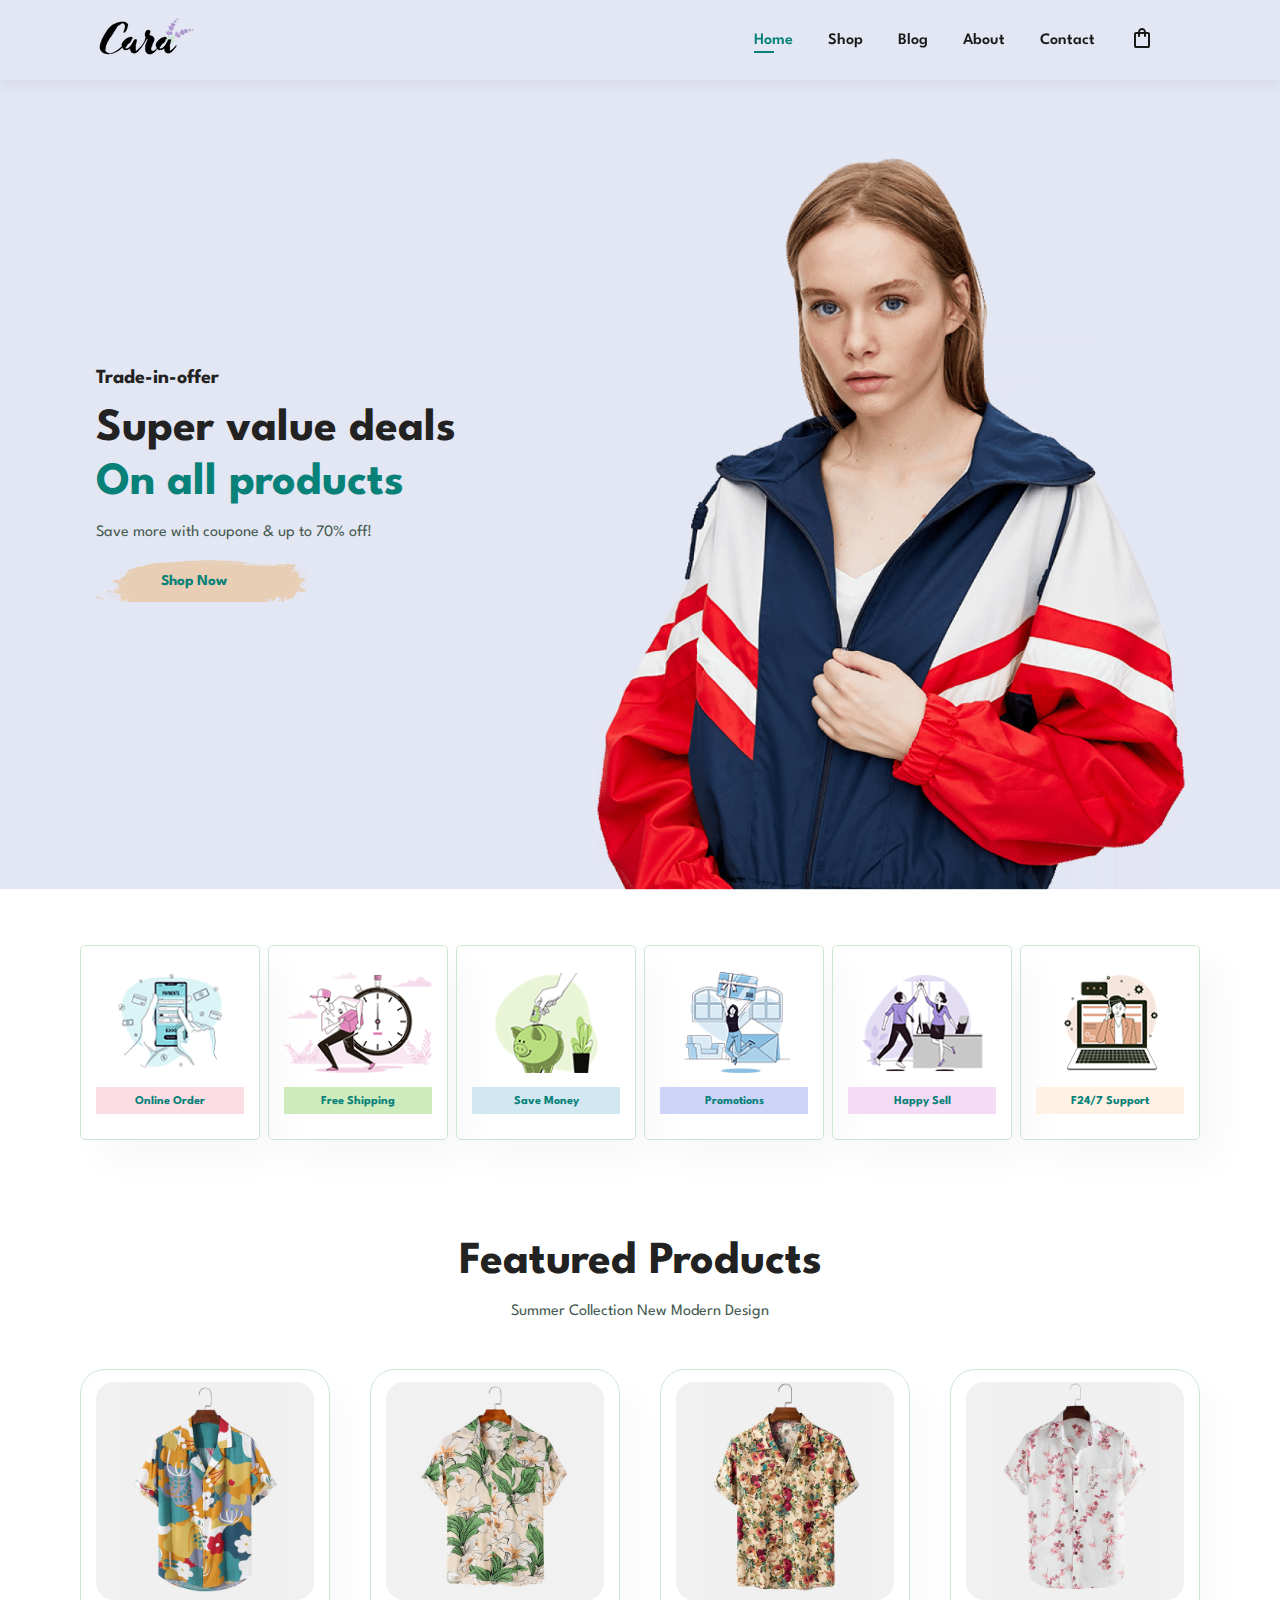
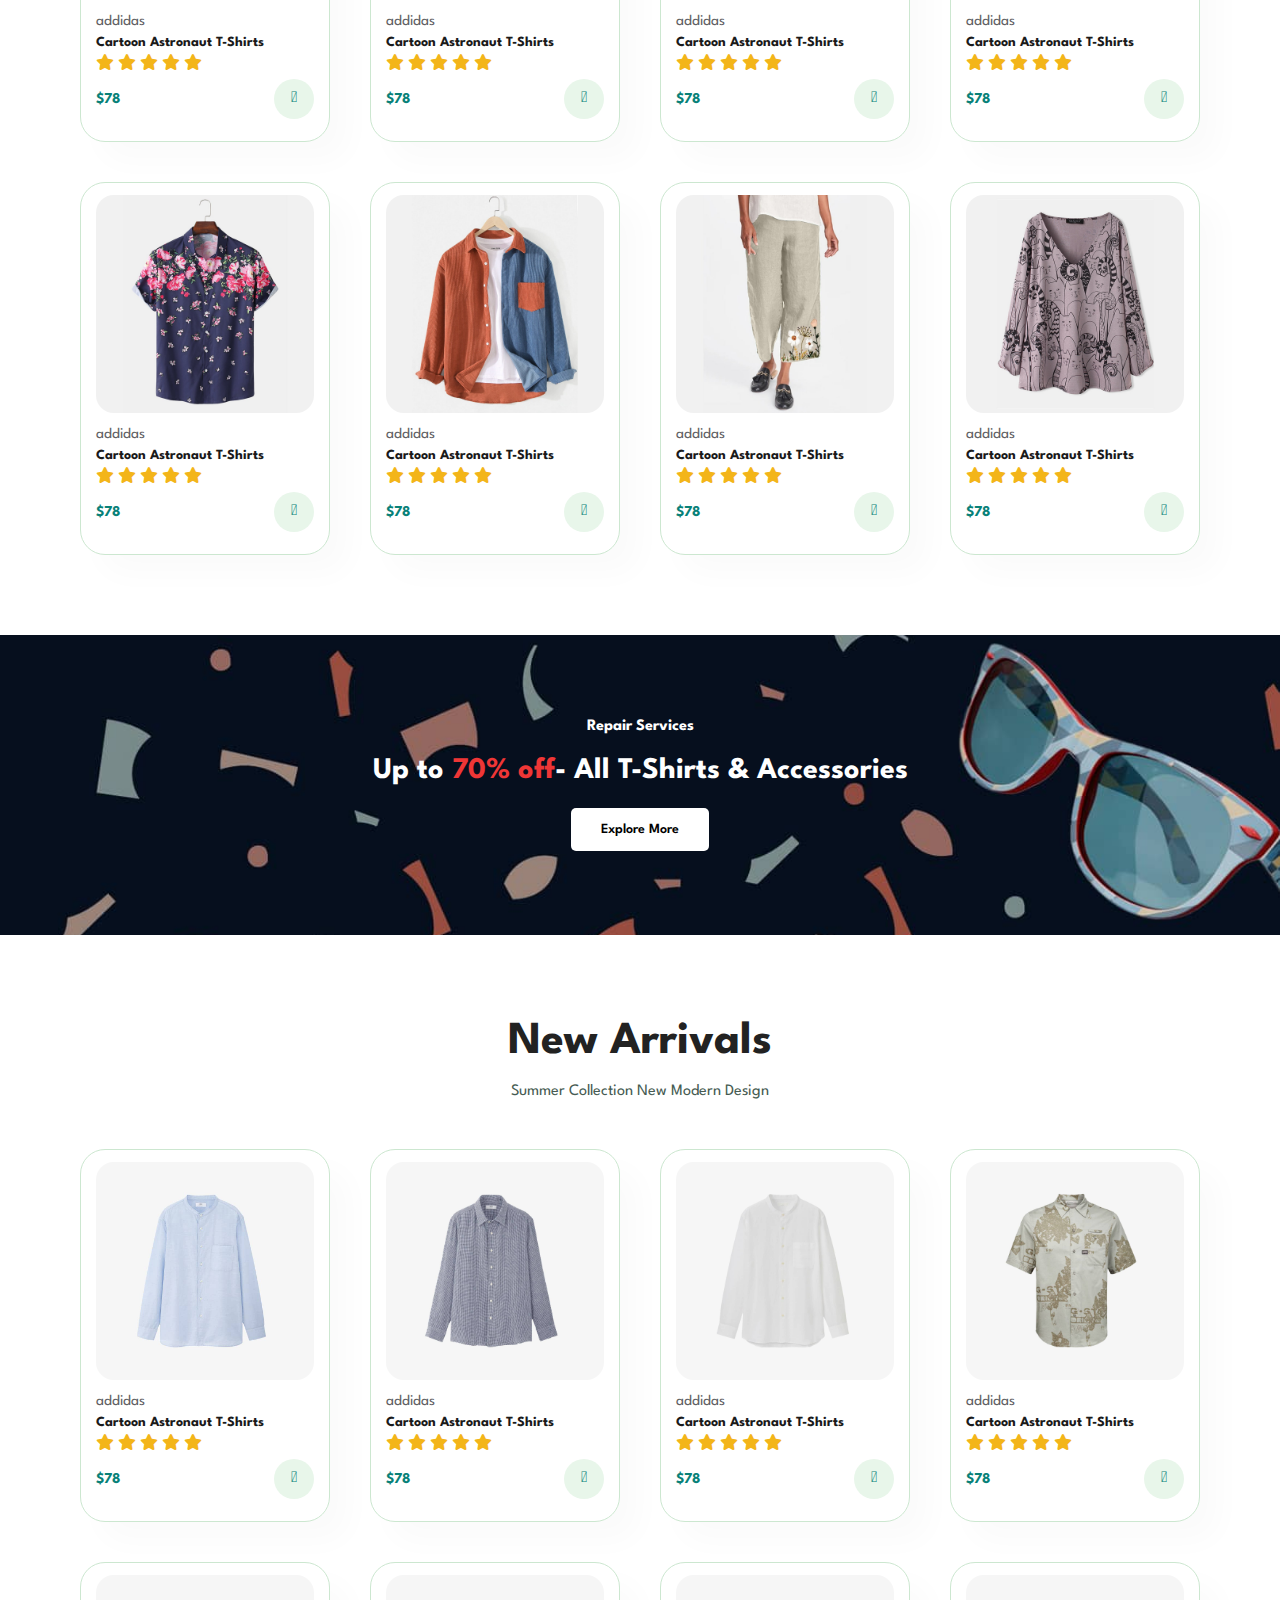
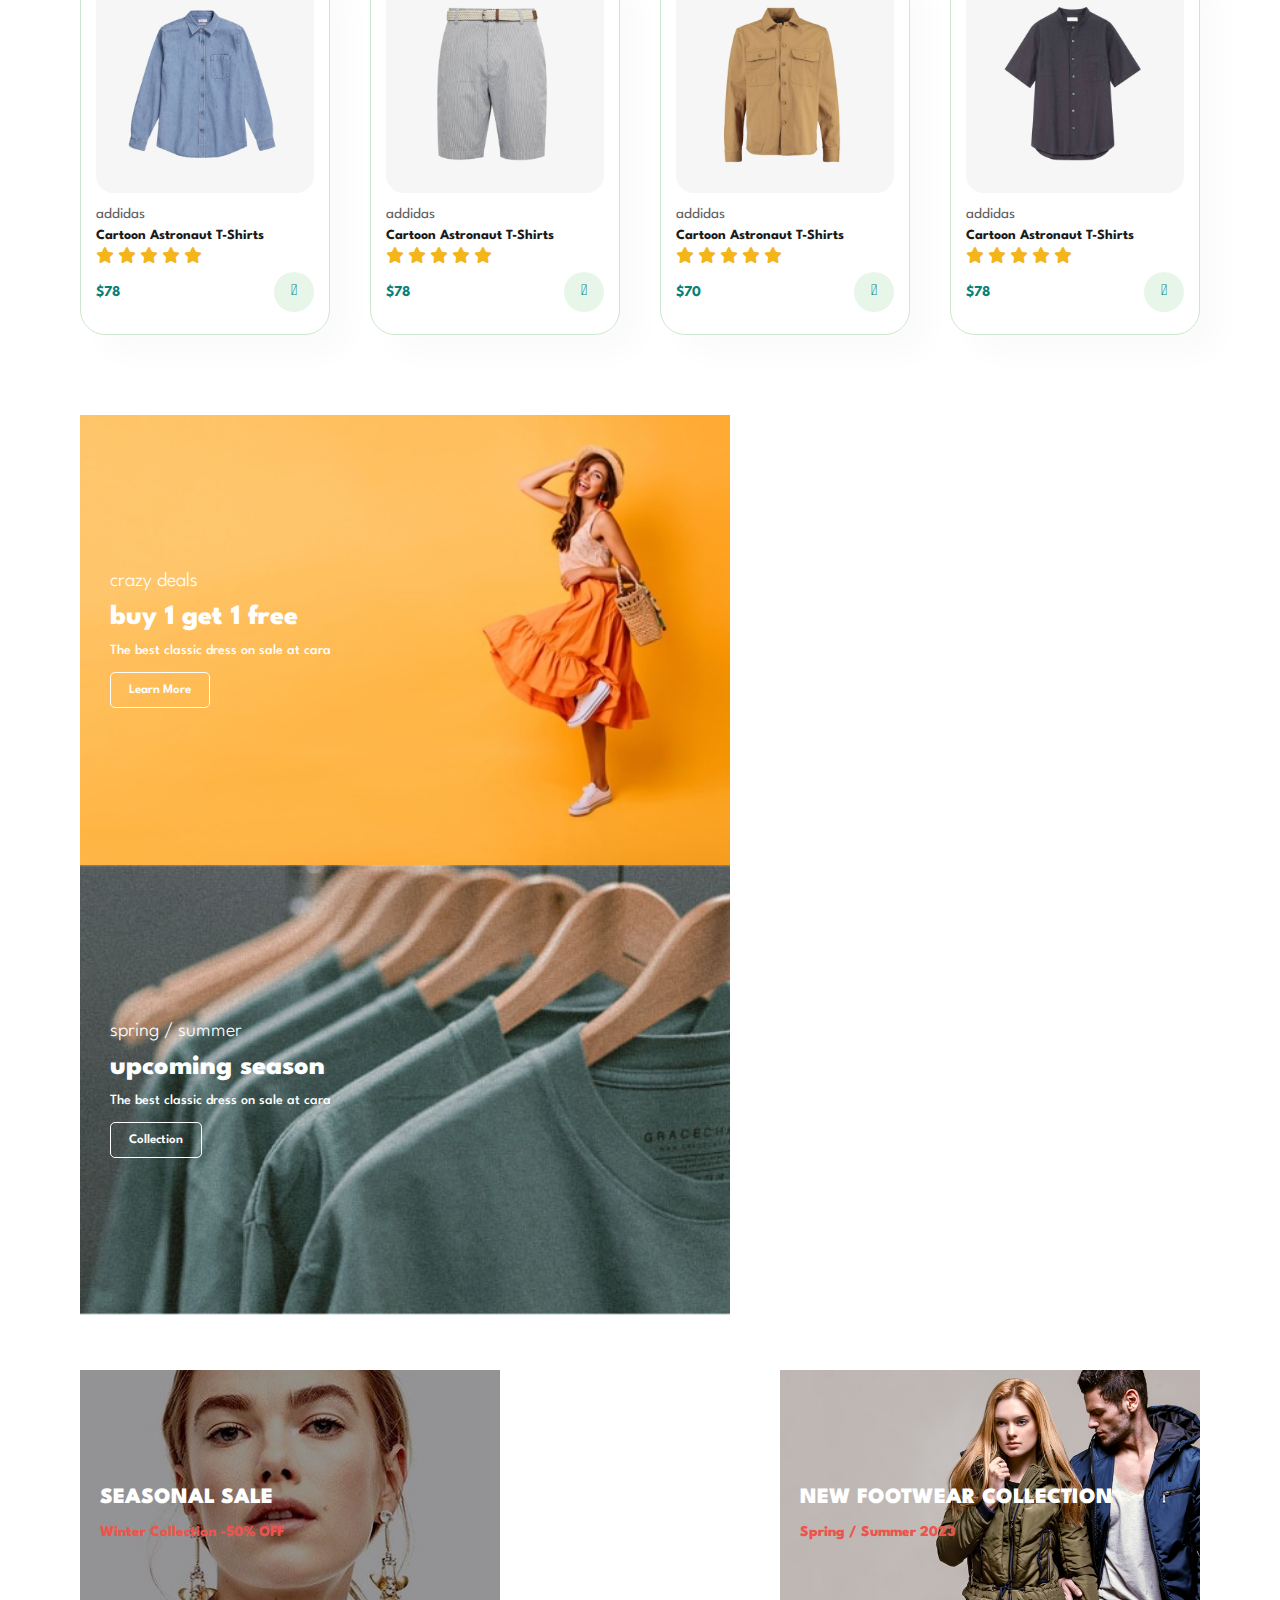
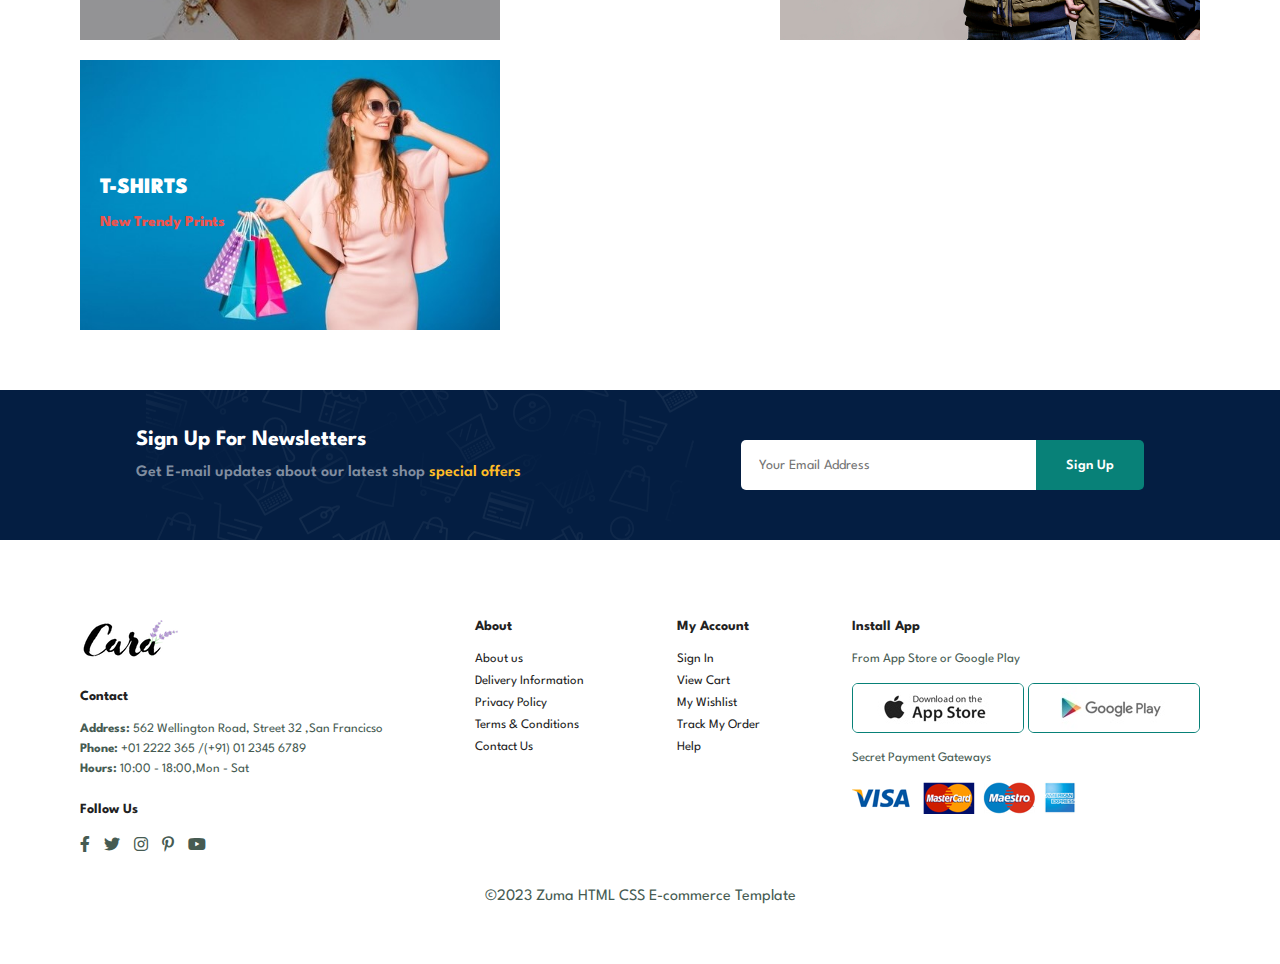
<file: index.html>
<!DOCTYPE html>
<html lang="en">
<head>
    <meta charset="UTF-8">
    <meta name="viewport" content="width=device-width, initial-scale=1.0">
    <link rel="stylesheet" href="https:/pro.fontawesome.com/releases/v5.15.4/css/all.css"/>
    <link rel="stylesheet" href="https://fonts.googleapis.com/css2?family=Material+Symbols+Outlined:opsz,wght,FILL,GRAD@24,400,0,0" />
    <link rel="shortcut icon" href="img/zara-icon.png" type="image/x-icon">
    <link rel="stylesheet" href="css/style.css">
    <link rel="stylesheet" href="css/all.min.css">
    <title>Cara</title>
</head>
<body>
    <section id="header">
        <div class="container">
            <a href="index.html"><img src="img/logo.png" class="logo" alt="" ></a>
        <nav>
            <ul id="navbar">
                <a href="#" id="close"><i class="fa-solid fa-xmark"></i></a>
                <li><a class="active" href="index.html" >Home</a></li>
                <li><a href="shop.html" >Shop</a></li>
                <li><a href="blog.html"  >Blog</a></li>
                <li><a href="about.html"  >About</a></li>
                <li><a href="contact.html"  >Contact</a></li>
                <li><a id="bag" href="cart.html"  ><i  class="material-symbols-outlined">shopping_bag</i></a></li>
            </ul>
        </nav>
        <div class="mobile">
            <a href="cart.html"><i  class="material-symbols-outlined">shopping_bag</i></a>
            <i class="fas fa-outdent" id="bar"></i>
        </div>
        </div>
    </section>
    <!-- Start Landing -->
    <section id="landing-page">
        <div class="container">
            <div class="content">
                <h4>Trade-in-offer</h4>
                <h2>Super value deals <br>
                    <span>On all products</span>
                </h2>
                <p>Save more with coupone & up to 70% off!</p>
                <button>Shop Now</button>
            </div>
        </div>
    </section>
    <!-- End Landing -->

    <!-- Start Feature -->
    <section id="feature" class="section-p1">
        <div class="container">
            <div class="box">
                <img src="img/features/f1.png" alt="">
                <h6>Online Order</h6>
            </div>
            <div class="box">
                <img src="img/features/f2.png" alt="">
                <h6>Free Shipping</h6>
            </div>
            <div class="box">
                <img src="img/features/f3.png" alt="">
                <h6>Save Money</h6>
            </div>
            <div class="box">
                <img src="img/features/f4.png" alt="">
                <h6>Promotions</h6>
            </div>
            <div class="box">
                <img src="img/features/f5.png" alt="">
                <h6>Happy Sell</h6>
            </div>
            <div class="box">
                <img src="img/features/f6.png" alt="">
                <h6>F24/7 Support</h6>
            </div>
        </div>
    </section>
    <!-- End Feature -->

    <!-- Start Products -->
    <section id="product1" class="section-p1">
          <h2>Featured Products</h2>
          <p>Summer Collection New Modern Design</p>
          <div class="container">
              <div class="product">
                <img src="img/products/f1.jpg" alt="">
                <div class="description">
                    <span>addidas</span>
                    <h5> Cartoon Astronaut T-Shirts </h5>
                    <div class="rate">
                        <i class="fa-solid fa-star"></i>
                        <i class="fa-solid fa-star"></i>
                        <i class="fa-solid fa-star"></i>
                        <i class="fa-solid fa-star"></i>
                        <i class="fa-solid fa-star"></i>
                    </div>
                    <div class="price">
                        <h4>$78</h4>
                        <a href="#"><i class="fal fa-shopping-cart"></i></a>
                    </div>
                </div>
              </div>
              <div class="product">
                <img src="img/products/f2.jpg" alt="">
                <div class="description">
                    <span>addidas</span>
                    <h5> Cartoon Astronaut T-Shirts </h5>
                    <div class="rate">
                        <i class="fa-solid fa-star"></i>
                        <i class="fa-solid fa-star"></i>
                        <i class="fa-solid fa-star"></i>
                        <i class="fa-solid fa-star"></i>
                        <i class="fa-solid fa-star"></i>
                    </div>
                    <div class="price">
                        <h4>$78</h4>
                        <a href="#"><i class="fal fa-shopping-cart"></i></a>
                    </div>
                </div>
              </div>
              <div class="product">
                <img src="img/products/f3.jpg" alt="">
                <div class="description">
                    <span>addidas</span>
                    <h5> Cartoon Astronaut T-Shirts </h5>
                    <div class="rate">
                        <i class="fa-solid fa-star"></i>
                        <i class="fa-solid fa-star"></i>
                        <i class="fa-solid fa-star"></i>
                        <i class="fa-solid fa-star"></i>
                        <i class="fa-solid fa-star"></i>
                    </div>
                    <div class="price">
                        <h4>$78</h4>
                        <a href="#"><i class="fal fa-shopping-cart"></i></a>
                    </div>
                </div>
              </div>
              <div class="product">
                <img src="img/products/f4.jpg" alt="">
                <div class="description">
                    <span>addidas</span>
                    <h5> Cartoon Astronaut T-Shirts </h5>
                    <div class="rate">
                        <i class="fa-solid fa-star"></i>
                        <i class="fa-solid fa-star"></i>
                        <i class="fa-solid fa-star"></i>
                        <i class="fa-solid fa-star"></i>
                        <i class="fa-solid fa-star"></i>
                    </div>
                    <div class="price">
                        <h4>$78</h4>
                        <a href="#"><i class="fal fa-shopping-cart"></i></a>
                    </div>
                </div>
              </div>
              <div class="product">
                <img src="img/products/f5.jpg" alt="">
                <div class="description">
                    <span>addidas</span>
                    <h5> Cartoon Astronaut T-Shirts </h5>
                    <div class="rate">
                        <i class="fa-solid fa-star"></i>
                        <i class="fa-solid fa-star"></i>
                        <i class="fa-solid fa-star"></i>
                        <i class="fa-solid fa-star"></i>
                        <i class="fa-solid fa-star"></i>
                    </div>
                    <div class="price">
                        <h4>$78</h4>
                        <a href="#"><i class="fal fa-shopping-cart"></i></a>
                    </div>
                </div>
              </div>
              <div class="product">
                <img src="img/products/f6.jpg" alt="">
                <div class="description">
                    <span>addidas</span>
                    <h5> Cartoon Astronaut T-Shirts </h5>
                    <div class="rate">
                        <i class="fa-solid fa-star"></i>
                        <i class="fa-solid fa-star"></i>
                        <i class="fa-solid fa-star"></i>
                        <i class="fa-solid fa-star"></i>
                        <i class="fa-solid fa-star"></i>
                    </div>
                    <div class="price">
                        <h4>$78</h4>
                        <a href="#"><i class="fal fa-shopping-cart"></i></a>
                    </div>
                </div>
              </div>
              <div class="product">
                <img src="img/products/f7.jpg" alt="">
                <div class="description">
                    <span>addidas</span>
                    <h5> Cartoon Astronaut T-Shirts </h5>
                    <div class="rate">
                        <i class="fa-solid fa-star"></i>
                        <i class="fa-solid fa-star"></i>
                        <i class="fa-solid fa-star"></i>
                        <i class="fa-solid fa-star"></i>
                        <i class="fa-solid fa-star"></i>
                    </div>
                    <div class="price">
                        <h4>$78</h4>
                        <a href="#"><i class="fal fa-shopping-cart"></i></a>
                    </div>
                </div>
              </div>
              <div class="product">
                <img src="img/products/f8.jpg" alt="">
                <div class="description">
                    <span>addidas</span>
                    <h5> Cartoon Astronaut T-Shirts </h5>
                    <div class="rate">
                        <i class="fa-solid fa-star"></i>
                        <i class="fa-solid fa-star"></i>
                        <i class="fa-solid fa-star"></i>
                        <i class="fa-solid fa-star"></i>
                        <i class="fa-solid fa-star"></i>
                    </div>
                    <div class="price">
                        <h4>$78</h4>
                        <a href="#"><i class="fal fa-shopping-cart"></i></a>
                    </div>
                </div>
              </div>
          </div>
    </section>
    <!-- End Products -->

    <!-- Start Banner -->
    <section id="banner" class="section-m1">
        <div class="container">
            <h4>Repair Services</h4>
            <h2>Up to <span>70% off</span>- All T-Shirts & Accessories</h2>
            <button class="normal">Explore More</button>
        </div>
    </section>
    <!-- End Banner -->

   <!-- Start Arrivals -->
       <section id="product1" class="section-p1">
        <h2>New Arrivals</h2>
        <p>Summer Collection New Modern Design</p>
        <div class="container">
            <div class="product">
              <img src="img/products/n1.jpg" alt="">
              <div class="description">
                  <span>addidas</span>
                  <h5> Cartoon Astronaut T-Shirts </h5>
                  <div class="rate">
                      <i class="fa-solid fa-star"></i>
                      <i class="fa-solid fa-star"></i>
                      <i class="fa-solid fa-star"></i>
                      <i class="fa-solid fa-star"></i>
                      <i class="fa-solid fa-star"></i>
                  </div>
                  <div class="price">
                      <h4>$78</h4>
                      <a href="#"><i class="fal fa-shopping-cart"></i></a>
                  </div>
              </div>
            </div>
            <div class="product">
              <img src="img/products/n2.jpg" alt="">
              <div class="description">
                  <span>addidas</span>
                  <h5> Cartoon Astronaut T-Shirts </h5>
                  <div class="rate">
                      <i class="fa-solid fa-star"></i>
                      <i class="fa-solid fa-star"></i>
                      <i class="fa-solid fa-star"></i>
                      <i class="fa-solid fa-star"></i>
                      <i class="fa-solid fa-star"></i>
                  </div>
                  <div class="price">
                      <h4>$78</h4>
                      <a href="#"><i class="fal fa-shopping-cart"></i></a>
                  </div>
              </div>
            </div>
            <div class="product">
              <img src="img/products/n3.jpg" alt="">
              <div class="description">
                  <span>addidas</span>
                  <h5> Cartoon Astronaut T-Shirts </h5>
                  <div class="rate">
                      <i class="fa-solid fa-star"></i>
                      <i class="fa-solid fa-star"></i>
                      <i class="fa-solid fa-star"></i>
                      <i class="fa-solid fa-star"></i>
                      <i class="fa-solid fa-star"></i>
                  </div>
                  <div class="price">
                      <h4>$78</h4>
                      <a href="#"><i class="fal fa-shopping-cart"></i></a>
                  </div>
              </div>
            </div>
            <div class="product">
              <img src="img/products/n4.jpg" alt="">
              <div class="description">
                  <span>addidas</span>
                  <h5> Cartoon Astronaut T-Shirts </h5>
                  <div class="rate">
                      <i class="fa-solid fa-star"></i>
                      <i class="fa-solid fa-star"></i>
                      <i class="fa-solid fa-star"></i>
                      <i class="fa-solid fa-star"></i>
                      <i class="fa-solid fa-star"></i>
                  </div>
                  <div class="price">
                      <h4>$78</h4>
                      <a href="#"><i class="fal fa-shopping-cart"></i></a>
                  </div>
              </div>
            </div>
            <div class="product">
              <img src="img/products/n5.jpg" alt="">
              <div class="description">
                  <span>addidas</span>
                  <h5> Cartoon Astronaut T-Shirts </h5>
                  <div class="rate">
                      <i class="fa-solid fa-star"></i>
                      <i class="fa-solid fa-star"></i>
                      <i class="fa-solid fa-star"></i>
                      <i class="fa-solid fa-star"></i>
                      <i class="fa-solid fa-star"></i>
                  </div>
                  <div class="price">
                      <h4>$78</h4>
                      <a href="#"><i class="fal fa-shopping-cart"></i></a>
                  </div>
              </div>
            </div>
            <div class="product">
              <img src="img/products/n6.jpg" alt="">
              <div class="description">
                  <span>addidas</span>
                  <h5> Cartoon Astronaut T-Shirts </h5>
                  <div class="rate">
                      <i class="fa-solid fa-star"></i>
                      <i class="fa-solid fa-star"></i>
                      <i class="fa-solid fa-star"></i>
                      <i class="fa-solid fa-star"></i>
                      <i class="fa-solid fa-star"></i>
                  </div>
                  <div class="price">
                      <h4>$78</h4>
                      <a href="#"><i class="fal fa-shopping-cart"></i></a>
                  </div>
              </div>
            </div>
            <div class="product">
              <img src="img/products/n7.jpg" alt="">
              <div class="description">
                  <span>addidas</span>
                  <h5> Cartoon Astronaut T-Shirts </h5>
                  <div class="rate">
                      <i class="fa-solid fa-star"></i>
                      <i class="fa-solid fa-star"></i>
                      <i class="fa-solid fa-star"></i>
                      <i class="fa-solid fa-star"></i>
                      <i class="fa-solid fa-star"></i>
                  </div>
                  <div class="price">
                      <h4>$70</h4>
                      <a href="#"><i class="fal fa-shopping-cart"></i></a>
                  </div>
              </div>
            </div>
            <div class="product">
              <img src="img/products/n8.jpg" alt="">
              <div class="description">
                  <span>addidas</span>
                  <h5> Cartoon Astronaut T-Shirts </h5>
                  <div class="rate">
                      <i class="fa-solid fa-star"></i>
                      <i class="fa-solid fa-star"></i>
                      <i class="fa-solid fa-star"></i>
                      <i class="fa-solid fa-star"></i>
                      <i class="fa-solid fa-star"></i>
                  </div>
                  <div class="price">
                      <h4>$78</h4>
                      <a href="#"><i class="fal fa-shopping-cart"></i></a>
                  </div>
              </div>
            </div>
        </div>
      </section>
  <!-- End Arrivals -->

  <!-- Small Banner Start -->
  <section id="sm-banner" class="section-p1">
      <div class="container">
        <div class="banner-box">
            <h4>crazy deals</h4>
            <h2>buy 1  get 1 free</h2>
            <span>The best classic dress on sale at cara</span>
            <button class="white">Learn More</button>
        </div>
        <div class="banner-box banner-box2">
            <h4>spring / summer</h4>
            <h2>upcoming season</h2>
            <span>The best classic dress on sale at cara</span>
            <button class="white">Collection</button>
        </div>
        
      </div>

  </section>
  <!-- Small Banner End -->

  <!-- Banner 3 Start -->
    <section id="banner3">       
        <div class="container">
            <div class="banner-box">
                <h2>SEASONAL SALE</h2>
                <h3>Winter Collection -50% OFF</h3>
            </div>
            <div class="banner-box">
                <h2>NEW FOOTWEAR COLLECTION</h2>
                <h3>Spring / Summer 2023</h3>
            </div>
            <div class="banner-box">
                <h2>T-SHIRTS</h2>
                <h3>New Trendy Prints</h3>
            </div>
        </div>
    </section>
    <!-- Banner 3 End -->
      <section id="newsletter" class="section-p1 section-m1">
        <div class="container">
            <div class="newstext">
                <h4>Sign Up For Newsletters</h4>
                <p>
                    Get E-mail updates about our latest shop <span>special offers</span>
                </p>
            </div>
            <div class="form">
                <input type="email" placeholder="Your Email Address">
                <button class="normal">Sign Up</button>
            </div>
        </div>
      </section>
      <footer class="section-p1">
        <div class="container">
            <div class="col">
                <img class="logo" src="img/logo.png" alt="">
                <h4>Contact</h4>
                <p><strong>Address: </strong> 562 Wellington Road, Street 32 ,San Francicso</p>
                <p><strong>Phone: </strong> +01 2222 365 /(+91) 01 2345 6789</p>
                <p><strong>Hours: </strong> 10:00 - 18:00,Mon - Sat</p>
                <div class="follow">
                    <h4>Follow Us</h4>
                    <div class="icons">
                        <a href="#"><i class="fab fa-facebook-f"></i></a>
                        <a href="#"><i class="fab fa-twitter"></i></a>  
                        <a href="#"><i class="fab fa-instagram"></i></a> 
                        <a href="#"><i class="fab fa-pinterest-p"></i></a> 
                        <a href="#"><i class="fab fa-youtube"></i></a> 
                    </div>
                </div>
            </div>
            <div class="col">
                <h4>About</h4>
                <a href="#">About us</a>
                <a href="#">Delivery Information</a>
                <a href="#">Privacy Policy</a>
                <a href="#">Terms & Conditions</a>
                <a href="#">Contact Us  </a>
            </div>
            <div class="col">
                <h4>My Account</h4>
                <a href="#">Sign In</a>
                <a href="#">View Cart</a>
                <a href="#">My Wishlist</a>
                <a href="#">Track My Order</a>
                <a href="#">Help </a>
            </div>
            <div class="col install">
                <h4>Install App</h4>
                <p>From App Store or Google Play</p>
                <div class="row">
                    <a href="https://www.apple.com/eg-ar/app-store/" target="_blank"><img src="img/pay/app.jpg"  alt=""></a>
                    <a href="https://play.google.com/store/apps"><img src="img/pay/play.jpg" alt=""></a>
                </div>
                <p>Secret Payment Gateways</p>
                <img src="img/pay/pay.png" alt="">
            </div>
        </div>
        <div class="copyright">
            <p> &#169;2023 Zuma HTML CSS E-commerce Template</p>
        </div>
      </footer>
    <script src="main.js"></script>
</body>
</html>
</file>
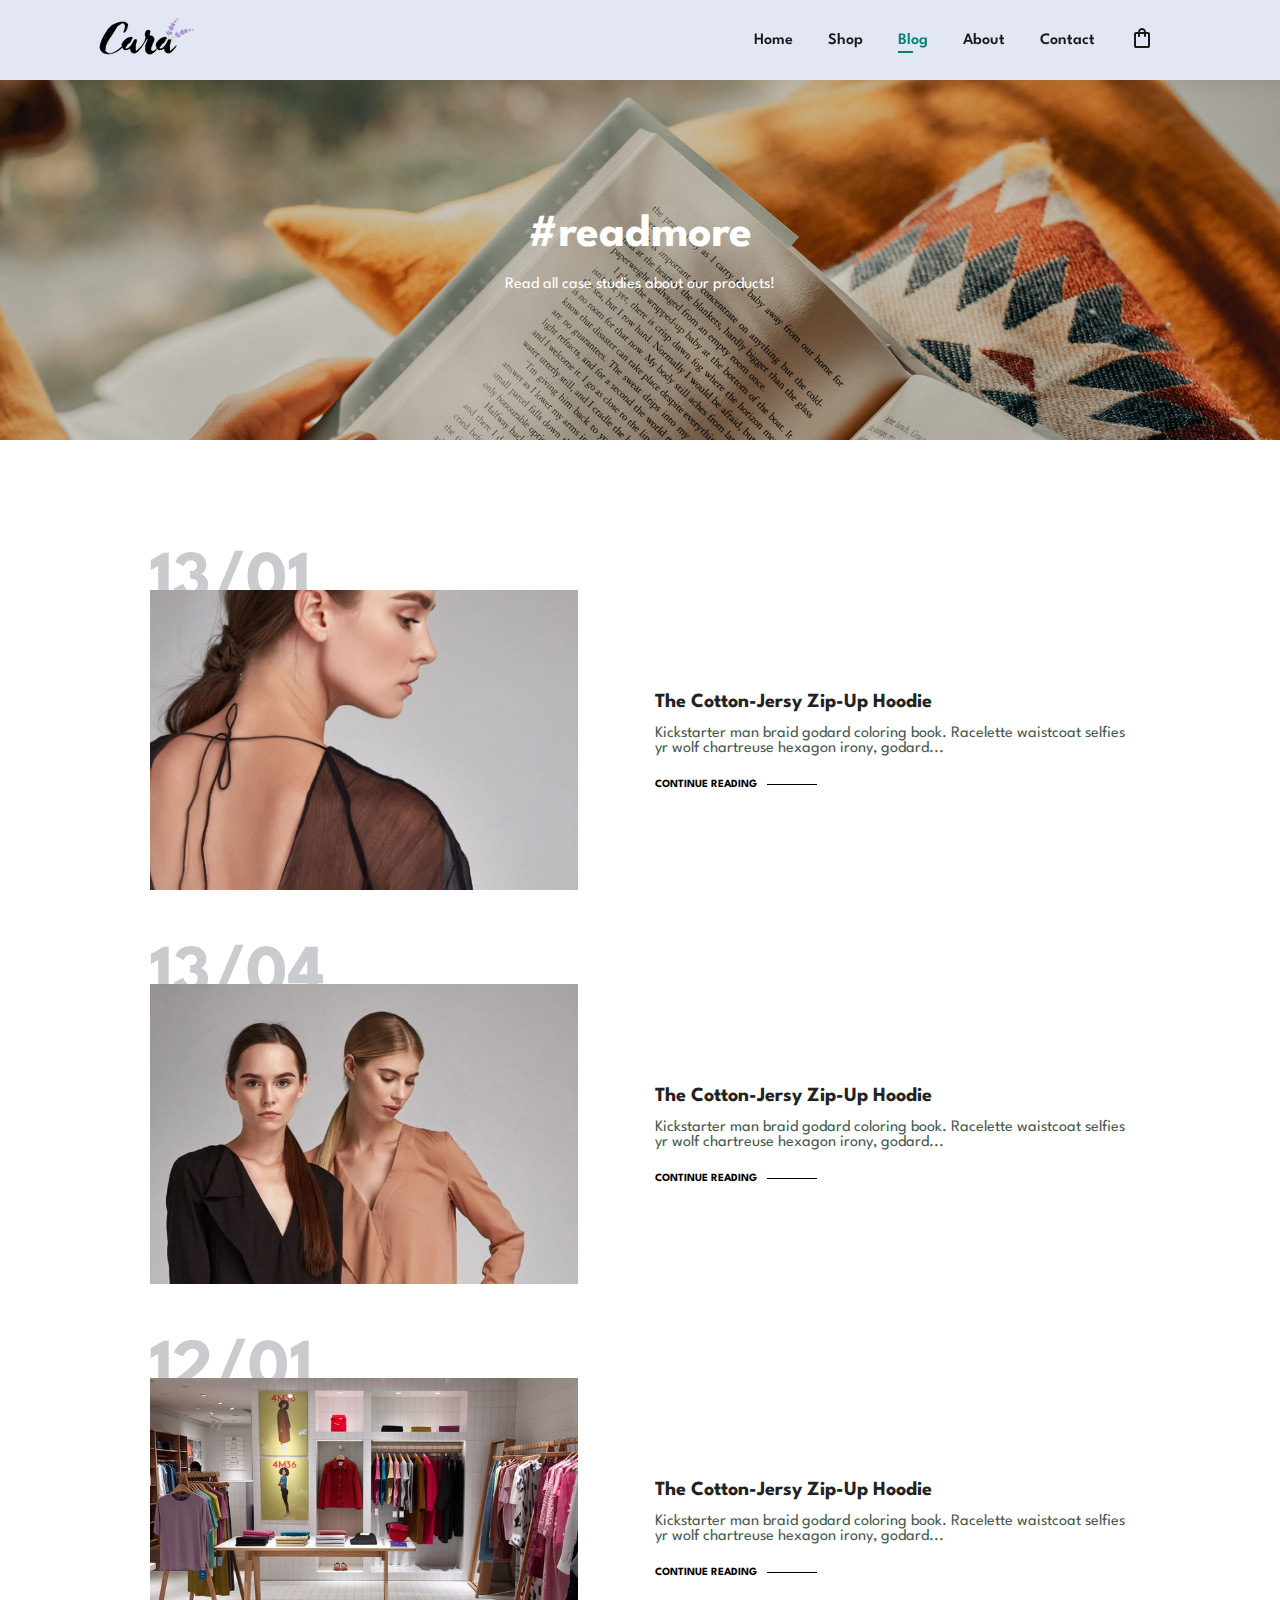
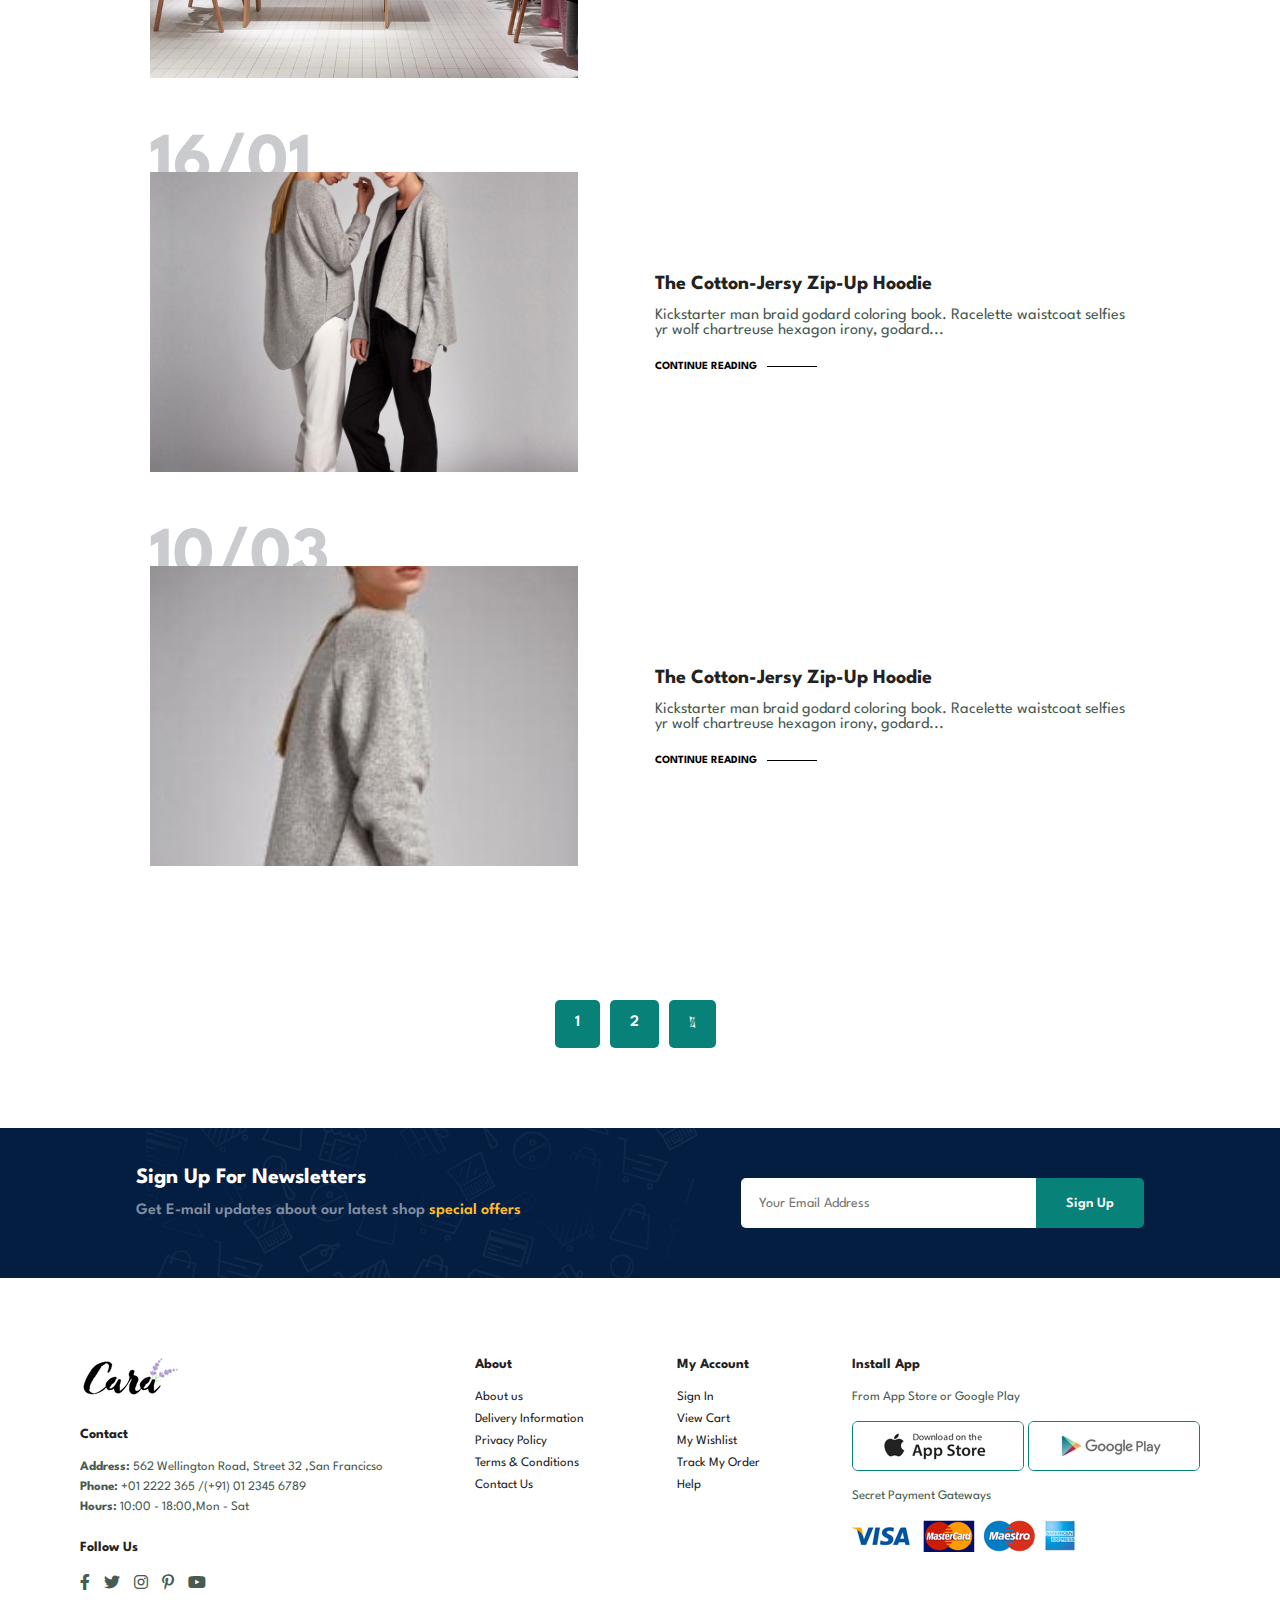
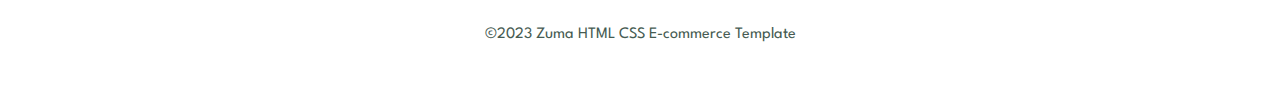
<file: blog.html>
<!DOCTYPE html>
<html lang="en">

    <head>
        <meta charset="UTF-8">
        <meta http-equiv="X-UA-Compatible" content="IE=edge">
        <meta name="viewport" content="width=device-width, initial-scale=1.0">
        <title>Tech2etc Ecommerce Tutorial</title>
        <link rel="stylesheet" href="https://pro.fontawesome.com/releases/v5.10.0/css/all.css" />
        <link rel="stylesheet" href="https://fonts.googleapis.com/css2?family=Material+Symbols+Outlined:opsz,wght,FILL,GRAD@24,400,0,0" />
        <link rel="shortcut icon" href="img/blog-icon.png" type="image/x-icon">
        <link rel="stylesheet" href="css/style.css">
        <link rel="stylesheet" href="css/all.min.css">
    </head>

    <body>
        <section id="header">
            <div class="container">
                <a href="index.html"><img src="img/logo.png" class="logo" alt=""></a>
            <nav>
                <ul id="navbar">
                    <a href="#" id="close"><i class="fa-solid fa-xmark"></i></a>
                    <li><a  href="index.html" >Home</a></li>
                    <li><a href="shop.html" >Shop</a></li>
                    <li><a class="active" href="blog.html"  >Blog</a></li>
                    <li><a href="about.html"  >About</a></li>
                    <li><a href="contact.html"  >Contact</a></li>
                    <li><a id="bag" href="cart.html"  ><i  class="material-symbols-outlined">shopping_bag</i></a></li>
                </ul>
            </nav>
            <div class="mobile">
                <a href="cart.html"><i  class="material-symbols-outlined">shopping_bag</i></a>
                <i class="fas fa-outdent" id="bar"></i>
            </div>
            </div>
        </section>
        <section id="shopping-landing-page"  class="blog-header">
            <div class="container">
                <div class="content">
                    <h2>#readmore
                    </h2>
                    <p>Read all case studies about our products!</p>
                </div>
            </div>
        </section>
        <section id="blog">
            <div class="container">
                <div class="blog-box">
                <div class="blog-image">
                    <h1>13/01</h1>
                    <img src="img/blog/b1.jpg" alt="">
                </div>
                <div class="blog-description">
                    <h4>
                     The Cotton-Jersy Zip-Up Hoodie
                    </h4>
                    <p>
                       Kickstarter man braid godard coloring book. Racelette waistcoat
                       selfies yr wolf chartreuse hexagon irony, godard...
                    </p>
                    <a href="#">CONTINUE READING</a>
                </div>
                </div>
                <div class="blog-box">
                    <div class="blog-image">
                        <h1>13/04</h1>
                        <img src="img/blog/b2.jpg" alt="">
                    </div>
                    <div class="blog-description">
                        <h4>
                         The Cotton-Jersy Zip-Up Hoodie
                        </h4>
                        <p>
                           Kickstarter man braid godard coloring book. Racelette waistcoat
                           selfies yr wolf chartreuse hexagon irony, godard...
                        </p>
                        <a href="#">CONTINUE READING</a>
                    </div>
                    </div>
                <div class="blog-box">
                        <div class="blog-image">
                            <h1>12/01</h1>
                            <img src="img/blog/b3.jpg" alt="">
                        </div>
                        <div class="blog-description">
                            <h4>
                             The Cotton-Jersy Zip-Up Hoodie
                            </h4>
                            <p>
                               Kickstarter man braid godard coloring book. Racelette waistcoat
                               selfies yr wolf chartreuse hexagon irony, godard...
                            </p>
                            <a href="#">CONTINUE READING</a>
                        </div>
                   </div>
                 <div class="blog-box">
                            <div class="blog-image">
                                <h1>16/01</h1>
                                <img src="img/blog/b4.jpg" alt="">
                            </div>
                            <div class="blog-description">
                                <h4>
                                 The Cotton-Jersy Zip-Up Hoodie
                                </h4>
                                <p>
                                   Kickstarter man braid godard coloring book. Racelette waistcoat
                                   selfies yr wolf chartreuse hexagon irony, godard...
                                </p>
                                <a href="#">CONTINUE READING</a>
                            </div>
                    </div>
                 <div class="blog-box">
                                <div class="blog-image">
                                    <h1>10/03</h1>
                                    <img src="img/blog/b5.jpg" alt="">
                                </div>
                                <div class="blog-description">
                                    <h4>
                                     The Cotton-Jersy Zip-Up Hoodie
                                    </h4>
                                    <p>
                                       Kickstarter man braid godard coloring book. Racelette waistcoat
                                       selfies yr wolf chartreuse hexagon irony, godard...
                                    </p>
                                    <a href="#">CONTINUE READING</a>
                                </div>
                   </div>
            </div>
           
        </section>
    <!-- Start pagination -->
      <section id="pagination" class="section-p1">
        <a href="#">1</a>
        <a href="#">2</a>
        <a href="#"><i class="fal fa-long-arrow-alt-right"></i></a>
      </section>
   <!-- End pagination -->
   <section id="newsletter" class="section-p1 section-m1">
    <div class="container">
        <div class="newstext">
            <h4>Sign Up For Newsletters</h4>
            <p>
                Get E-mail updates about our latest shop <span>special offers</span>
            </p>
        </div>
        <div class="form">
            <input type="email" placeholder="Your Email Address">
            <button class="normal">Sign Up</button>
        </div>
    </div>
  </section>
  <footer class="section-p1">
    <div class="container">
        <div class="col">
            <img class="logo" src="img/logo.png" alt="">
            <h4>Contact</h4>
            <p><strong>Address: </strong> 562 Wellington Road, Street 32 ,San Francicso</p>
            <p><strong>Phone: </strong> +01 2222 365 /(+91) 01 2345 6789</p>
            <p><strong>Hours: </strong> 10:00 - 18:00,Mon - Sat</p>
            <div class="follow">
                <h4>Follow Us</h4>
                <div class="icons">
                    <a href="#"><i class="fab fa-facebook-f"></i></a>
                    <a href="#"><i class="fab fa-twitter"></i></a>  
                    <a href="#"><i class="fab fa-instagram"></i></a> 
                    <a href="#"><i class="fab fa-pinterest-p"></i></a> 
                    <a href="#"><i class="fab fa-youtube"></i></a> 
                </div>
            </div>
        </div>
        <div class="col">
            <h4>About</h4>
            <a href="#">About us</a>
            <a href="#">Delivery Information</a>
            <a href="#">Privacy Policy</a>
            <a href="#">Terms & Conditions</a>
            <a href="#">Contact Us  </a>
        </div>
        <div class="col">
            <h4>My Account</h4>
            <a href="#">Sign In</a>
            <a href="#">View Cart</a>
            <a href="#">My Wishlist</a>
            <a href="#">Track My Order</a>
            <a href="#">Help </a>
        </div>
        <div class="col install">
            <h4>Install App</h4>
            <p>From App Store or Google Play</p>
            <div class="row">
                <a href="https://www.apple.com/eg-ar/app-store/" target="_blank"><img src="img/pay/app.jpg"  alt=""></a>
                <a href="https://play.google.com/store/apps"><img src="img/pay/play.jpg" alt=""></a>
            </div>
            <p>Secret Payment Gateways</p>
            <img src="img/pay/pay.png" alt="">
        </div>
    </div>
    <div class="copyright">
        <p> &#169;2023 Zuma HTML CSS E-commerce Template</p>
    </div>
  </footer>
        <script src="main.js"></script>
    </body>

</html>
</file>
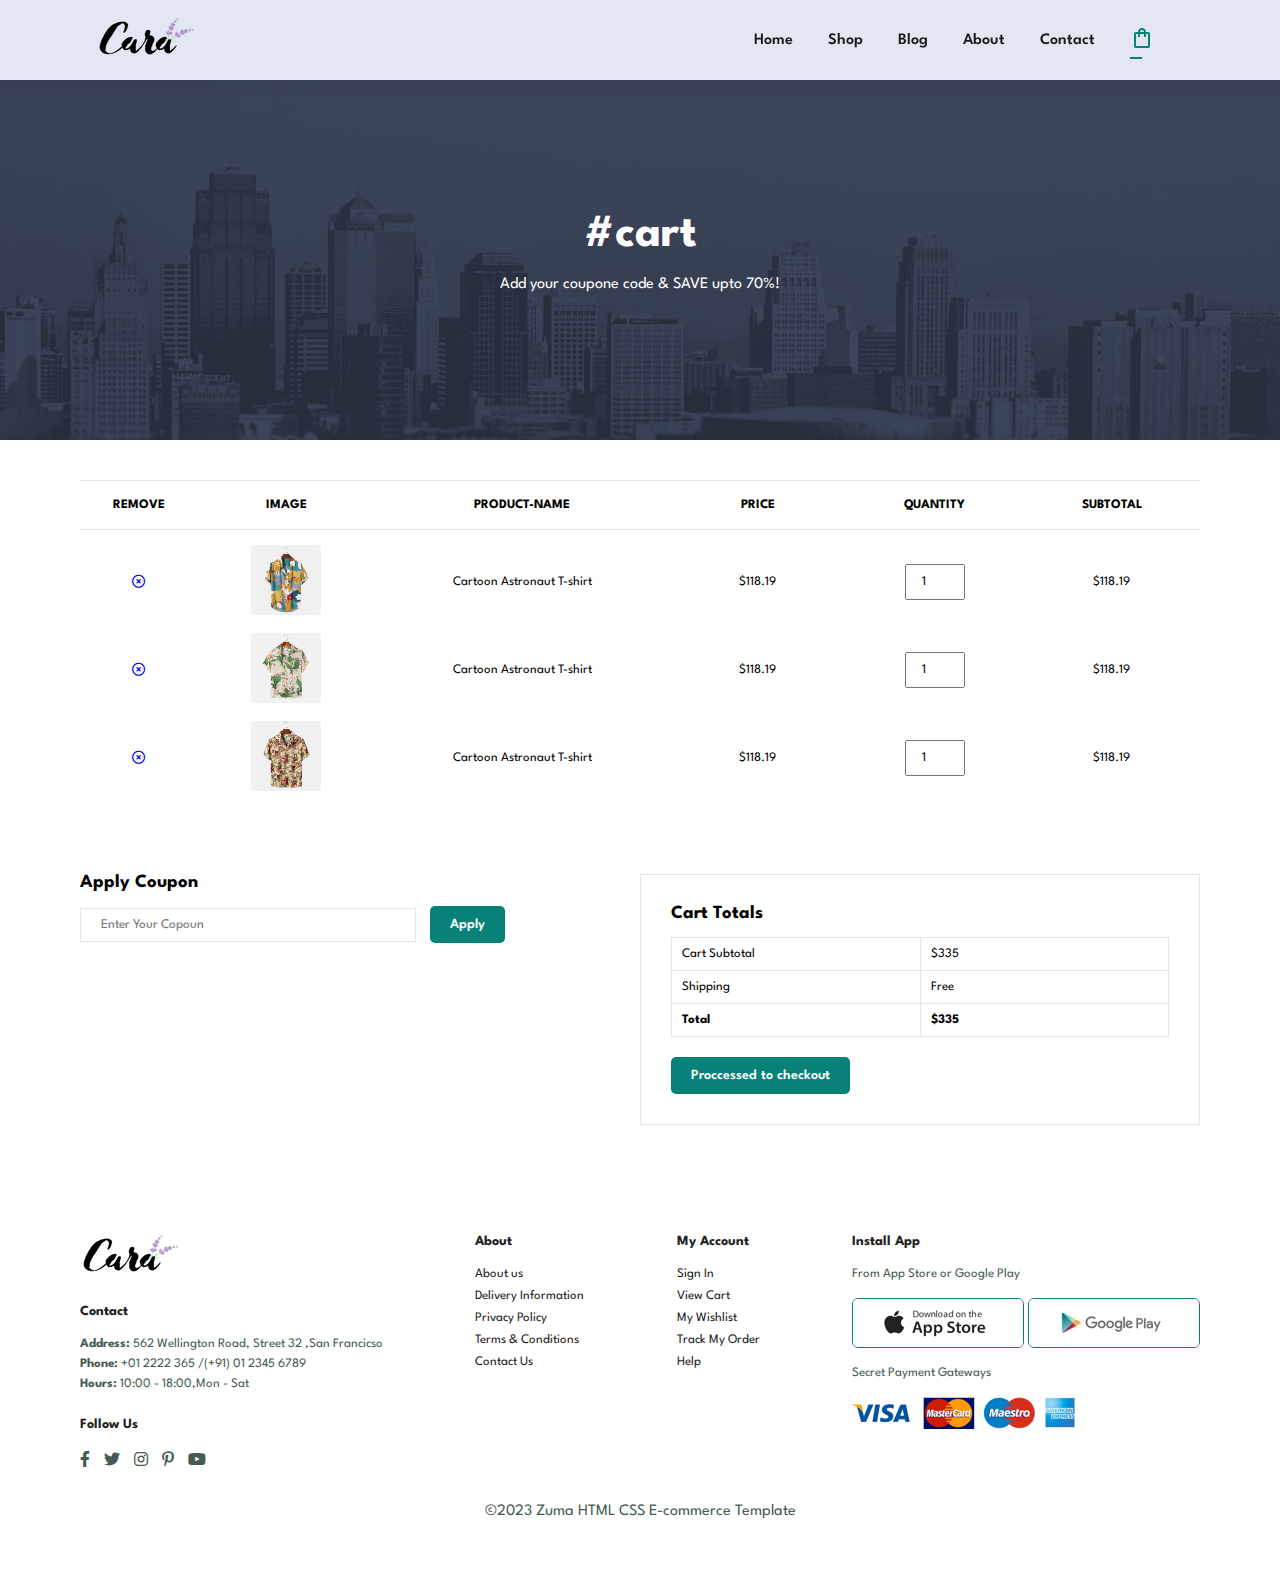
<file: cart.html>
<!DOCTYPE html>
<html lang="en">

    <head>
        <meta charset="UTF-8">
        <meta http-equiv="X-UA-Compatible" content="IE=edge">
        <meta name="viewport" content="width=device-width, initial-scale=1.0">
        <title>Cart</title>
        <link rel="shortcut icon" href="img/bxs-shopping-bag-icon.png" type="image/x-icon">
        <link rel="stylesheet" href="https://pro.fontawesome.com/releases/v5.10.0/css/all.css" />
        <link rel="stylesheet" href="https://fonts.googleapis.com/css2?family=Material+Symbols+Outlined:opsz,wght,FILL,GRAD@24,400,0,0" />
        <link rel="stylesheet" href="css/style.css">
        <link rel="stylesheet" href="css/all.min.css">
    </head>

    <body>
        <section id="header">
            <div class="container">
                <a href="index.html"><img src="img/logo.png" class="logo" alt=""></a>
            <nav>
                <ul id="navbar">
                    <a href="#" id="close"><i class="fa-solid fa-xmark"></i></a>
                    <li><a  href="index.html" >Home</a></li>
                    <li><a  href="shop.html" >Shop</a></li>
                    <li><a  href="blog.html"  >Blog</a></li>
                    <li><a  href="about.html"  >About</a></li>
                    <li><a  href="contact.html"  >Contact</a></li>
                    <li><a id="bag" class="active" href="cart.html"  ><i class="material-symbols-outlined">shopping_bag</i></a></li>
                </ul>
            </nav>
            <div class="mobile">
                <a href="cart.html"><i  class="material-symbols-outlined">shopping_bag</i></a>
                <i class="fas fa-outdent" id="bar"></i>
            </div>
            </div>
        </section>
        <!-- Start Landing -->
        <section id="shopping-landing-page" class="about-landing">
            <div class="container">
                <div class="content">
                    <h2>#cart
                    </h2>
                    <p>Add your coupone code & SAVE upto 70%!</p>
                </div>
            </div>
        </section>
        <section id="cart" class="section-p1">
             <table width="100%">
                <thead>
                        <tr>
                            <td>REMOVE</td>
                            <td>IMAGE</td>
                            <td>PRODUCT-NAME</td>
                            <td>PRICE</td>
                            <td>QUANTITY</td>
                            <td>SUBTOTAL</td>
                        </tr>  
                </thead>
                    <tbody>
                        <tr>
                            <td> <a href="#"><i class="far fa-times-circle"></i></a></td>
                            <td><img src="img/products/f1.jpg" alt=""></td>
                            <td>Cartoon Astronaut T-shirt</td>
                            <td>$118.19</td>
                            <td><input type="number" value="1"></td>
                            <td>$118.19</td>
                        </tr>
                        <tr>
                            <td> <a href="#"><i class="far fa-times-circle"></i></a></td>
                            <td><img src="img/products/f2.jpg" alt=""></td>
                            <td>Cartoon Astronaut T-shirt</td>
                            <td>$118.19</td>
                            <td><input type="number" value="1"></td>
                            <td>$118.19</td>
                        </tr>
                        <tr>
                            <td> <a href="#"><i class="far fa-times-circle"></i></a></td>
                            <td><img src="img/products/f3.jpg" alt=""></td>
                            <td>Cartoon Astronaut T-shirt</td>
                            <td>$118.19</td>
                            <td><input type="number" value="1"></td>
                            <td>$118.19</td>
                        </tr>   
                    </tbody>
             </table>
        </section>
        <section id="cart-copoun" class="section-p1">
            <div class="container">
                <div id="copoun">
                   <h3>Apply Coupon</h3>
                   <div class="add">
                    <input type="text" placeholder="Enter Your Copoun">
                    <button class="normal">Apply</button>
                   </div>
                </div>
                <div id="total">
                    <h3>Cart Totals</h3>
                    <table>
                        <tr>
                            <td>Cart Subtotal</td>
                            <td>$335</td>
                        </tr>
                        <tr>
                            <td>Shipping</td>
                            <td>Free</td>
                        </tr>
                        <tr>
                            <td><strong>Total</strong></td>
                            <td><strong>$335</strong></td>
                        </tr>
                    </table>
                    <button class="normal">Proccessed to checkout</button>
                </div>

            </div>
        </section>
        <footer class="section-p1">
            <div class="container">
                <div class="col">
                    <img class="logo" src="img/logo.png" alt="">
                    <h4>Contact</h4>
                    <p><strong>Address: </strong> 562 Wellington Road, Street 32 ,San Francicso</p>
                    <p><strong>Phone: </strong> +01 2222 365 /(+91) 01 2345 6789</p>
                    <p><strong>Hours: </strong> 10:00 - 18:00,Mon - Sat</p>
                    <div class="follow">
                        <h4>Follow Us</h4>
                        <div class="icons">
                            <a href="#"><i class="fab fa-facebook-f"></i></a>
                            <a href="#"><i class="fab fa-twitter"></i></a>  
                            <a href="#"><i class="fab fa-instagram"></i></a> 
                            <a href="#"><i class="fab fa-pinterest-p"></i></a> 
                            <a href="#"><i class="fab fa-youtube"></i></a> 
                        </div>
                    </div>
                </div>
                <div class="col">
                    <h4>About</h4>
                    <a href="#">About us</a>
                    <a href="#">Delivery Information</a>
                    <a href="#">Privacy Policy</a>
                    <a href="#">Terms & Conditions</a>
                    <a href="#">Contact Us  </a>
                </div>
                <div class="col">
                    <h4>My Account</h4>
                    <a href="#">Sign In</a>
                    <a href="#">View Cart</a>
                    <a href="#">My Wishlist</a>
                    <a href="#">Track My Order</a>
                    <a href="#">Help </a>
                </div>
                <div class="col install">
                    <h4>Install App</h4>
                    <p>From App Store or Google Play</p>
                    <div class="row">
                        <a href="https://www.apple.com/eg-ar/app-store/" target="_blank"><img src="img/pay/app.jpg"  alt=""></a>
                        <a href="https://play.google.com/store/apps"><img src="img/pay/play.jpg" alt=""></a>
                    </div>
                    <p>Secret Payment Gateways</p>
                    <img src="img/pay/pay.png" alt="">
                </div>
            </div>
            <div class="copyright">
                <p> &#169;2023 Zuma HTML CSS E-commerce Template</p>
            </div>
          </footer>
        
          <script src="main.js"></script>
    </body>

</html>
</file>
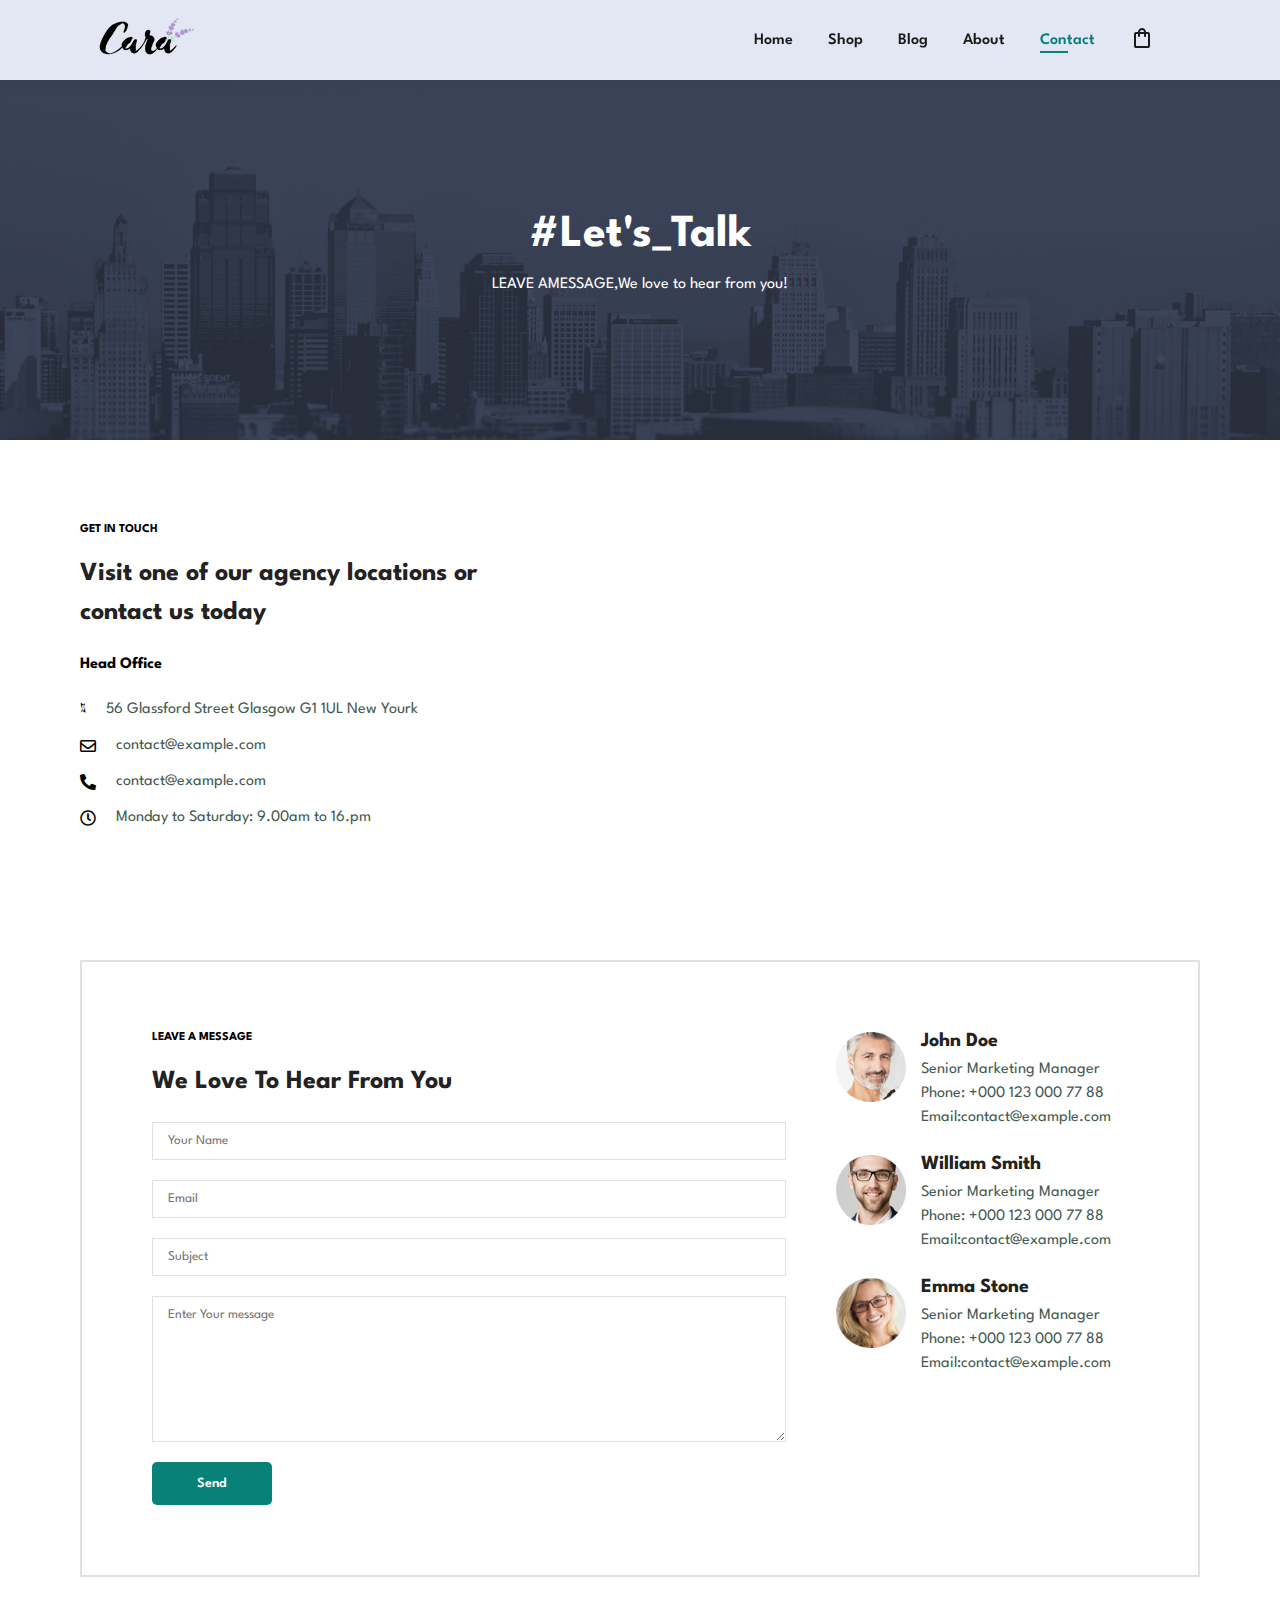
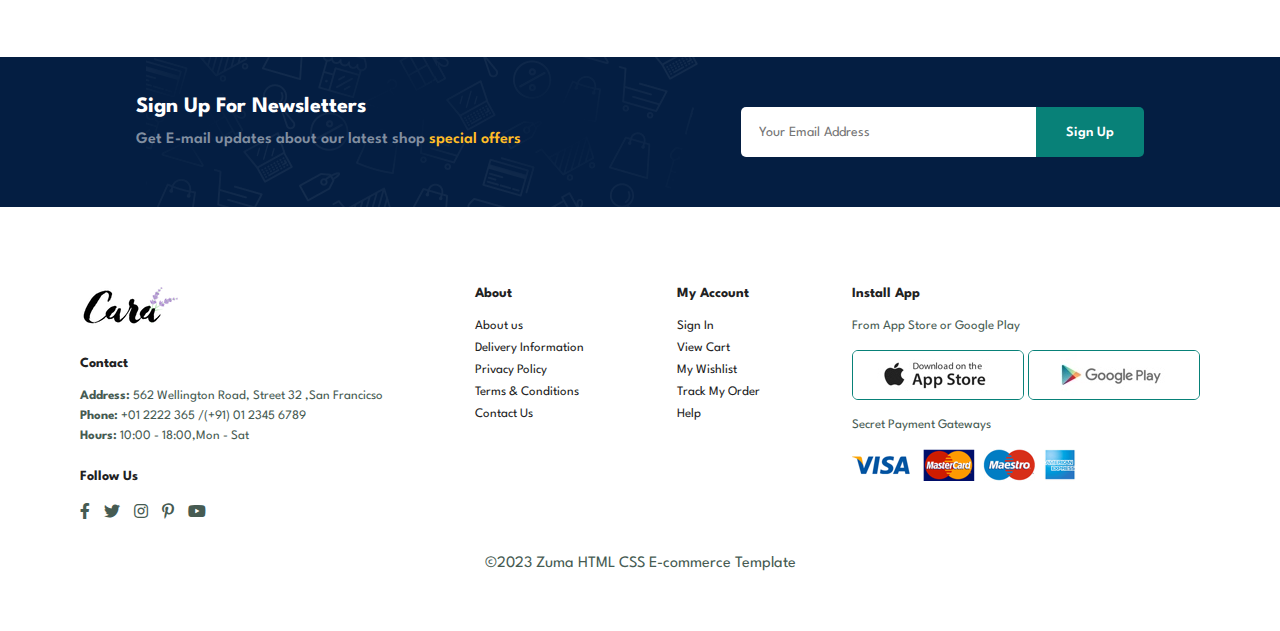
<file: contact.html>
<!DOCTYPE html>
<html lang="en">

    <head>
        <meta charset="UTF-8">
        <meta http-equiv="X-UA-Compatible" content="IE=edge">
        <meta name="viewport" content="width=device-width, initial-scale=1.0">
        <title>Contact</title>
        <link rel="shortcut icon" href="img/contact.png" type="image/x-icon">
        <link rel="stylesheet" href="https://pro.fontawesome.com/releases/v5.10.0/css/all.css" />
        <link rel="stylesheet" href="https://fonts.googleapis.com/css2?family=Material+Symbols+Outlined:opsz,wght,FILL,GRAD@24,400,0,0" />
        <link rel="stylesheet" href="css/style.css">
    </head>

    <body>
        <section id="header">
            <div class="container">
                <a href="index.html"><img src="img/logo.png" class="logo" alt=""></a>
            <nav>
                <ul id="navbar">
                    <a href="#" id="close"><i class="fa-solid fa-xmark"></i></a>
                    <li><a  href="index.html" >Home</a></li>
                    <li><a  href="shop.html" >Shop</a></li>
                    <li><a  href="blog.html"  >Blog</a></li>
                    <li><a  href="about.html"  >About</a></li>
                    <li><a class="active" href="contact.html"  >Contact</a></li>
                    <li><a id="bag" href="cart.html"  ><i class="material-symbols-outlined">shopping_bag</i></a></li>
                </ul>
            </nav>
            <div class="mobile">
                <a href="cart.html"><i  class="material-symbols-outlined">shopping_bag</i></a>
                <i class="fas fa-outdent" id="bar"></i>
            </div>
            </div>
        </section>
        <!-- Start Landing -->
        <section id="shopping-landing-page" class="about-landing">
            <div class="container">
                <div class="content">
                    <h2>#Let's_Talk
                    </h2>
                    <p>LEAVE AMESSAGE,We love to hear from you!</p>
                </div>
            </div>
        </section>
        <section id="contact-details" class="section-p1">
            <div class="container">
                <div class="contact-data">
                 <h5>GET IN TOUCH</h5>
                 <h2>Visit one of our agency locations or contact us today</h2>
                 <h3>Head Office</h3>
                 <div class="data">
                    <ul>
                        <li>
                            <i class="fal fa-map"></i>
                            <p>56 Glassford Street Glasgow G1 1UL New Yourk</p>
                        </li>
                        <li>
                            <i class="far fa-envelope"></i>
                            <p>contact@example.com</p>
                        </li>
                        <li>
                            <i class="fas fa-phone-alt"></i>
                            <p>contact@example.com</p>
                        </li>
                        <li>
                            <i class="far fa-clock"></i>
                            <p>Monday to Saturday: 9.00am to 16.pm</p>
                        </li>
                    </ul>
                 </div>
                </div>
                <div class="contact-map">
                    <iframe src="https://www.google.com/maps/embed?pb=!1m18!1m12!1m3!1d24155375.54820739!2d-32.05724589999999!3d42.34989450000004!2m3!1f0!2f0!3f0!3m2!1i1024!2i768!4f13.1!3m3!1m2!1s0x89e37a0e93a54665%3A0x3e5f3a73c107d4a5!2z2YXYqtis2LEg2LLYp9ix2Kc!5e0!3m2!1sar!2seg!4v1695042983924!5m2!1sar!2seg" width="600" height="450" style="border:0;" allowfullscreen="" loading="lazy" referrerpolicy="no-referrer-when-downgrade"></iframe>
                </div>
            </div>
        </section>
        <section id="form-details" class="section-p1">
            <div class="container">
                <div class="form">
                    <h5>LEAVE A MESSAGE</h5>
                    <h2>We Love To Hear From You</h2>
                    <form action="">
                        <input type="text" placeholder="Your Name">
                        <input type="email" placeholder="Email">
                        <input type="text" placeholder="Subject">
                        <textarea name="" id="" cols="60" rows="10" placeholder="Enter Your message"></textarea>
                         <button class="normal">Send</button>
                    </form>
                </div>
                <div class="managers">
                    <div class="manager">
                        <img src="img/people/1.png" alt="">
                        <div class="manager-data">
                            <h4>John Doe</h4>
                            <p>Senior Marketing Manager</p>
                            <p>Phone: +000 123 000 77 88  </p>
                            <p>Email:contact@example.com</p>
                        </div>
                    </div>
                    <div class="manager">
                        <img src="img/people/2.png" alt="">
                        <div class="manager-data">
                            <h4>William Smith</h4>
                            <p>Senior Marketing Manager</p>
                            <p>Phone: +000 123 000 77 88  </p>
                            <p>Email:contact@example.com</p>
                        </div>
                    </div>
                    <div class="manager">
                        <img src="img/people/3.png" alt="">
                        <div class="manager-data">
                            <h4>Emma Stone</h4>
                            <p>Senior Marketing Manager</p>
                            <p>Phone: +000 123 000 77 88  </p>
                            <p>Email:contact@example.com</p>
                        </div>
                    </div>
                </div>
            </div>
        </section>
        <section id="newsletter" class="section-p1 section-m1">
            <div class="container">
                <div class="newstext">
                    <h4>Sign Up For Newsletters</h4>
                    <p>
                        Get E-mail updates about our latest shop <span>special offers</span>
                    </p>
                </div>
                <div class="form">
                    <input type="email" placeholder="Your Email Address">
                    <button class="normal">Sign Up</button>
                </div>
            </div>
          </section>
          <footer class="section-p1">
            <div class="container">
                <div class="col">
                    <img class="logo" src="img/logo.png" alt="">
                    <h4>Contact</h4>
                    <p><strong>Address: </strong> 562 Wellington Road, Street 32 ,San Francicso</p>
                    <p><strong>Phone: </strong> +01 2222 365 /(+91) 01 2345 6789</p>
                    <p><strong>Hours: </strong> 10:00 - 18:00,Mon - Sat</p>
                    <div class="follow">
                        <h4>Follow Us</h4>
                        <div class="icons">
                            <a href="#"><i class="fab fa-facebook-f"></i></a>
                            <a href="#"><i class="fab fa-twitter"></i></a>  
                            <a href="#"><i class="fab fa-instagram"></i></a> 
                            <a href="#"><i class="fab fa-pinterest-p"></i></a> 
                            <a href="#"><i class="fab fa-youtube"></i></a> 
                        </div>
                    </div>
                </div>
                <div class="col">
                    <h4>About</h4>
                    <a href="#">About us</a>
                    <a href="#">Delivery Information</a>
                    <a href="#">Privacy Policy</a>
                    <a href="#">Terms & Conditions</a>
                    <a href="#">Contact Us  </a>
                </div>
                <div class="col">
                    <h4>My Account</h4>
                    <a href="#">Sign In</a>
                    <a href="#">View Cart</a>
                    <a href="#">My Wishlist</a>
                    <a href="#">Track My Order</a>
                    <a href="#">Help </a>
                </div>
                <div class="col install">
                    <h4>Install App</h4>
                    <p>From App Store or Google Play</p>
                    <div class="row">
                        <a href="https://www.apple.com/eg-ar/app-store/" target="_blank"><img src="img/pay/app.jpg"  alt=""></a>
                        <a href="https://play.google.com/store/apps"><img src="img/pay/play.jpg" alt=""></a>
                    </div>
                    <p>Secret Payment Gateways</p>
                    <img src="img/pay/pay.png" alt="">
                </div>
            </div>
            <div class="copyright">
                <p> &#169;2023 Zuma HTML CSS E-commerce Template</p>
            </div>
          </footer>

        <script src="main.js"></script>

    </body>

</html>
</file>
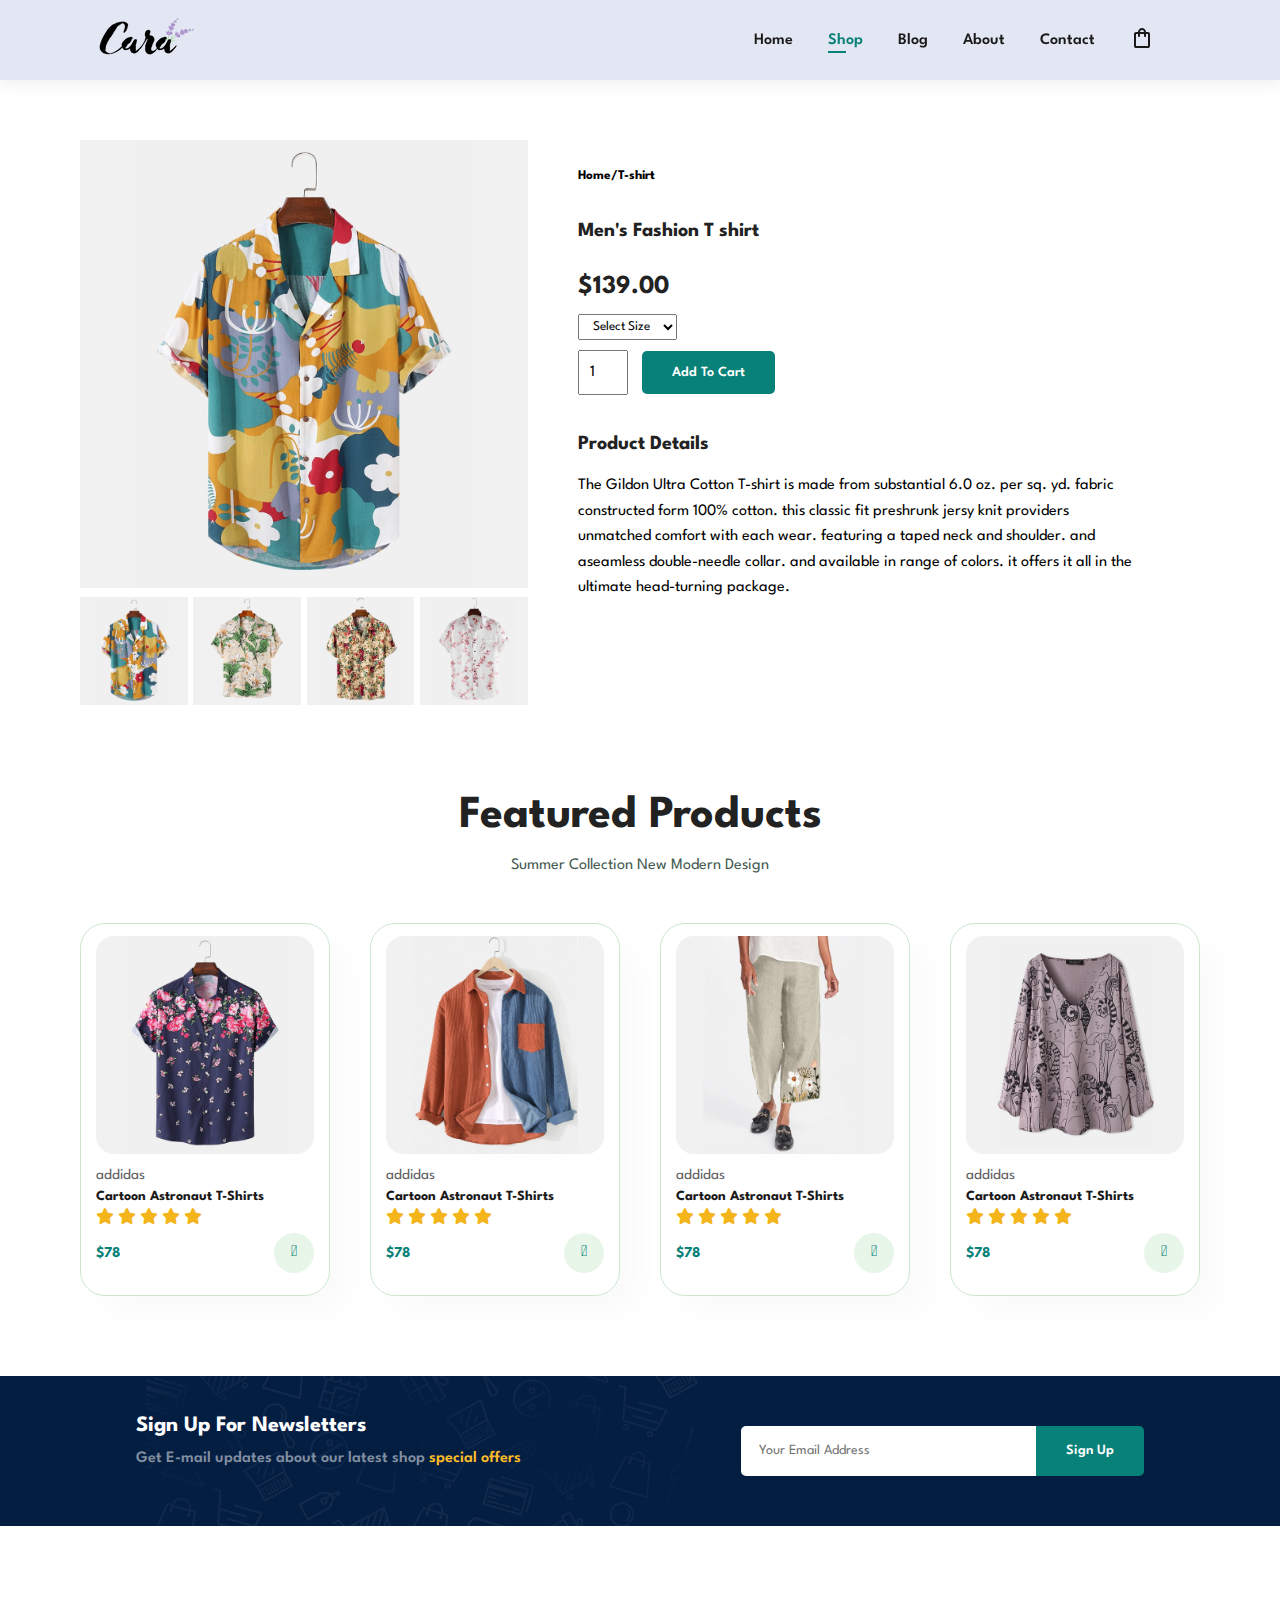
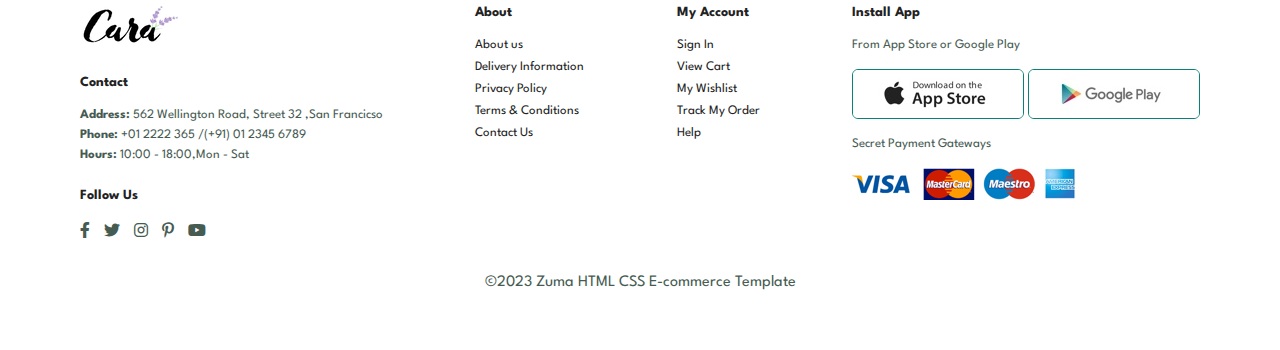
<file: productdetails.html>
<!DOCTYPE html>
<html lang="en">

    <head>
        <meta charset="UTF-8">
        <meta http-equiv="X-UA-Compatible" content="IE=edge">
        <meta name="viewport" content="width=device-width, initial-scale=1.0">
        <title>Product Details</title>
        <link rel="stylesheet" href="https://pro.fontawesome.com/releases/v5.10.0/css/all.css" />
        <link rel="stylesheet" href="https://fonts.googleapis.com/css2?family=Material+Symbols+Outlined:opsz,wght,FILL,GRAD@24,400,0,0" />
        <link rel="stylesheet" href="css/style.css">
        <link rel="stylesheet" href="css/all.min.css">
    </head>

    <body>

        <section id="header">
            <div class="container">
                <a href="index.html"><img src="img/logo.png" class="logo" alt=""></a>
            <nav>
                <ul id="navbar">
                    <a href="#" id="close"><i class="fa-solid fa-xmark"></i></a>
                    <li><a  href="index.html" >Home</a></li>
                    <li><a class="active" href="shop.html" >Shop</a></li>
                    <li><a href="blog.html"  >Blog</a></li>
                    <li><a href="about.html"  >About</a></li>
                    <li><a href="contact.html"  >Contact</a></li>
                    <li><a id="bag" href="cart.html"  ><i class="material-symbols-outlined">shopping_bag</i></a></li>
                </ul>
            </nav>
            <div class="mobile">
                <a href="cart.html"><i  class="material-symbols-outlined">shopping_bag</i></a>
                <i class="fas fa-outdent" id="bar"></i>
            </div>
            </div>
        </section>
        <section id="product-details" class="section-p1">
            <div class="container">
                <div class="product-image">
                    <img src="img/products/f1.jpg" width="100%" id="Main-image">
                    <div class="small-image-group">
                        <div class="small-image-col">
                            <img src="img/products/f1.jpg" width="100%" class="small-img" alt="">
                        </div>
                        <div class="small-image-col">
                            <img src="img/products/f2.jpg" width="100%" class="small-img" alt="">
                        </div>
                        <div class="small-image-col">
                            <img src="img/products/f3.jpg" width="100%"class="small-img" alt="">
                        </div>
                        <div class="small-image-col">
                            <img src="img/products/f4.jpg" width="100%" class="small-img" alt="">
                        </div>
                    </div>
                </div>
                <div class="details">
                   <h5>Home/T-shirt</h5>
                   <h4>Men's Fashion T shirt</h4>
                   <h2>$139.00</h2>
                   <select>
                    <option>Select Size</option>
                    <option>small</option>
                    <option>large</option>
                    <option>Xl</option>
                    <option>XXl</option>
                   </select>
                   <input type="number" value="1">
                   <button class="normal">Add To Cart</button>
                   <h4>Product Details</h4>
                   <span>
                    The Gildon Ultra Cotton T-shirt is made from substantial 6.0 oz.
                    per sq. yd. fabric constructed form 100% cotton. this classic fit preshrunk
                    jersy knit providers unmatched comfort with each wear. featuring a taped neck 
                    and shoulder. and aseamless double-needle collar. and
                    available in range of colors. it offers it all in the ultimate head-turning package.
                   </span>
                
                </div>
            </div>
        </section>
          <!-- Start Products -->
          <section id="product1" class="section-p1">
            <h2>Featured Products</h2>
            <p>Summer Collection New Modern Design</p>
            <div class="container">
                <div class="product">
                  <img src="img/products/f5.jpg" alt="">
                  <div class="description">
                      <span>addidas</span>
                      <h5> Cartoon Astronaut T-Shirts </h5>
                      <div class="rate">
                          <i class="fa-solid fa-star"></i>
                          <i class="fa-solid fa-star"></i>
                          <i class="fa-solid fa-star"></i>
                          <i class="fa-solid fa-star"></i>
                          <i class="fa-solid fa-star"></i>
                      </div>
                      <div class="price">
                          <h4>$78</h4>
                          <a href="#"><i class="fal fa-shopping-cart"></i></a>
                      </div>
                  </div>
                </div>
                <div class="product">
                  <img src="img/products/f6.jpg" alt="">
                  <div class="description">
                      <span>addidas</span>
                      <h5> Cartoon Astronaut T-Shirts </h5>
                      <div class="rate">
                          <i class="fa-solid fa-star"></i>
                          <i class="fa-solid fa-star"></i>
                          <i class="fa-solid fa-star"></i>
                          <i class="fa-solid fa-star"></i>
                          <i class="fa-solid fa-star"></i>
                      </div>
                      <div class="price">
                          <h4>$78</h4>
                          <a href="#"><i class="fal fa-shopping-cart"></i></a>
                      </div>
                  </div>
                </div>
                <div class="product">
                  <img src="img/products/f7.jpg" alt="">
                  <div class="description">
                      <span>addidas</span>
                      <h5> Cartoon Astronaut T-Shirts </h5>
                      <div class="rate">
                          <i class="fa-solid fa-star"></i>
                          <i class="fa-solid fa-star"></i>
                          <i class="fa-solid fa-star"></i>
                          <i class="fa-solid fa-star"></i>
                          <i class="fa-solid fa-star"></i>
                      </div>
                      <div class="price">
                          <h4>$78</h4>
                          <a href="#"><i class="fal fa-shopping-cart"></i></a>
                      </div>
                  </div>
                </div>
                <div class="product">
                  <img src="img/products/f8.jpg" alt="">
                  <div class="description">
                      <span>addidas</span>
                      <h5> Cartoon Astronaut T-Shirts </h5>
                      <div class="rate">
                          <i class="fa-solid fa-star"></i>
                          <i class="fa-solid fa-star"></i>
                          <i class="fa-solid fa-star"></i>
                          <i class="fa-solid fa-star"></i>
                          <i class="fa-solid fa-star"></i>
                      </div>
                      <div class="price">
                          <h4>$78</h4>
                          <a href="#"><i class="fal fa-shopping-cart"></i></a>
                      </div>
                  </div>
                </div>
          </section>
    <!-- End Products -->
          <section id="newsletter" class="section-p1 section-m1">
            <div class="container">
                <div class="newstext">
                    <h4>Sign Up For Newsletters</h4>
                    <p>
                        Get E-mail updates about our latest shop <span>special offers</span>
                    </p>
                </div>
                <div class="form">
                    <input type="email" placeholder="Your Email Address">
                    <button class="normal">Sign Up</button>
                </div>
            </div>
          </section>
          <footer class="section-p1">
            <div class="container">
                <div class="col">
                    <img class="logo" src="img/logo.png" alt="">
                    <h4>Contact</h4>
                    <p><strong>Address: </strong> 562 Wellington Road, Street 32 ,San Francicso</p>
                    <p><strong>Phone: </strong> +01 2222 365 /(+91) 01 2345 6789</p>
                    <p><strong>Hours: </strong> 10:00 - 18:00,Mon - Sat</p>
                    <div class="follow">
                        <h4>Follow Us</h4>
                        <div class="icons">
                            <a href="#"><i class="fab fa-facebook-f"></i></a>
                            <a href="#"><i class="fab fa-twitter"></i></a>  
                            <a href="#"><i class="fab fa-instagram"></i></a> 
                            <a href="#"><i class="fab fa-pinterest-p"></i></a> 
                            <a href="#"><i class="fab fa-youtube"></i></a> 
                        </div>
                    </div>
                </div>
                <div class="col">
                    <h4>About</h4>
                    <a href="#">About us</a>
                    <a href="#">Delivery Information</a>
                    <a href="#">Privacy Policy</a>
                    <a href="#">Terms & Conditions</a>
                    <a href="#">Contact Us  </a>
                </div>
                <div class="col">
                    <h4>My Account</h4>
                    <a href="#">Sign In</a>
                    <a href="#">View Cart</a>
                    <a href="#">My Wishlist</a>
                    <a href="#">Track My Order</a>
                    <a href="#">Help </a>
                </div>
                <div class="col install">
                    <h4>Install App</h4>
                    <p>From App Store or Google Play</p>
                    <div class="row">
                        <a href="https://www.apple.com/eg-ar/app-store/" target="_blank"><img src="img/pay/app.jpg"  alt=""></a>
                        <a href="https://play.google.com/store/apps"><img src="img/pay/play.jpg" alt=""></a>
                    </div>
                    <p>Secret Payment Gateways</p>
                    <img src="img/pay/pay.png" alt="">
                </div>
            </div>
            <div class="copyright">
                <p> &#169;2023 Zuma HTML CSS E-commerce Template</p>
            </div>
          </footer>
 
          <!-- Script Code -->
        <script>
            // script for image change on click
            let Mainimg=document.getElementById("Main-image");
            let smallimg=document.getElementsByClassName("small-img");
            smallimg[0].onclick=function(){
                Mainimg.src=smallimg[0].src
            }
            smallimg[1].onclick=function(){
                Mainimg.src=smallimg[1].src
            }
            smallimg[2].onclick=function(){
                Mainimg.src=smallimg[2].src
            }
            smallimg[3].onclick=function(){
                Mainimg.src=smallimg[3].src
            }
        </script>
        <script src="main.js"></script>
    </body>

</html>
</file>
<file: css/style.css>
@import url('https://fonts.googleapis.com/css2?family=Spartan:wght@100;200;300;400;500;600;700;800;900&display=swap');
*{
    margin: 0;
    padding: 0;
    box-sizing: border-box;
    font-family: 'Spartan',sans-serif;
    scroll-behavior: smooth;
}
:root{
    --main-color:#088178;
}
a{
    text-decoration: none;
}
h1{
    font-size: 50px;
    line-height: 64px;
    color: #222;
}
h2{
    font-size: 46px;
    line-height: 54px;
    color: #222;
}
h4{
    font-size: 20px;
    color: #222;
}
h6{
    font-size: 12px;
    font-weight: 700;
    color: #222;
}
p{
    font-size: 16px;
    color: #465b52;
    margin: 15px 0 20px 0;
    font-family: 'Spartan',sans-serif;
}
.section-p1{
    padding: 40px 80px;
}
button.normal{
    font-size: 14px;
    color: #000;
    background-color: #fff;
    padding: 15px 30px;
    cursor: pointer;
    border: none;
    outline: none;
    border-radius: 5px;
    font-weight: 600;
    transition: 0.3s ease;
}
button.white{
    font-size: 13px;
    color: #fff;
    padding: 11px 18px;
    cursor: pointer;
    border: 1px solid #fff;
    background-color: transparent   ;
    outline: none;
    border-radius: 5px;
    font-weight: 600;
    transition: 0.3s ease;
}
.section-m1{
    margin: 40px 0;
}
body{
    width: 100%;
}
#header{
      width: 100%; 
      height: 80px;
      background-color: #e3e6f3;
      box-shadow: 0 5px 15px rgba(0, 0, 0, 0.06);
      z-index: 999;
      position:sticky;
      top: 0;
      left: 0;
}
#header .container{
    width: 85%;
    height:100%;
    margin: auto;
    display: flex;
    justify-content: space-between;
    align-items: center;
}
#header .container #navbar{
    display: flex;
    align-items: center;
    list-style: none;
}
#header .container nav #navbar li{
    margin-right:25px ;
    padding: 0 5px;
}
.container nav #navbar li a{
    font-size: 16px;
    font-weight: 600;
    color: #1a1a1a;
    transition: 0.3s ease;
    position: relative;
}
.container nav #navbar li a:hover,
.container nav #navbar li a.active{
  color: var(--main-color);
}
.container nav #navbar li a:hover::before,
.container nav #navbar li a.active::before{
    content: '';
    position: absolute;
    width: 0;
    height: 0;
    background-color:var(--main-color);
    bottom: -5px;
    transition: 0.3s ease; 
    width: 50%;
    height: 2px;
}
.container nav #navbar #close{
    display: none;
}
#header .container .mobile{
    display: none;
    align-items: center;
}
#landing-page{
    width: 100%;
    height: 90vh;
    background-image: url("../img/hero4.png");
    background-position: top 25% right 0;
    background-size: cover;
    
}
#landing-page .container{
    width: 85%;
    height: 100%;
    margin: auto;
    display: flex;
    align-items: center;
}
#landing-page .container .content h4 {
    margin-bottom: 15px;
}
#landing-page .container .content span{
    color: var(--main-color);
}
#landing-page .container .content button{
    background-image: url("../img/button.png");
    background-color: transparent;
    color: var(--main-color);
    border: none;
    padding: 14px 80px 14px 65px;
    cursor: pointer;
    font-weight: 700;
    font-size: 15px;
}
#feature{
    width: 100%;
}
#feature .container{
    width: 100%;
    display: flex;
    justify-content: space-between;
    align-items: center;
    flex-wrap: wrap;
}
#feature .container .box{
    width: 180px;
    padding: 25px 15px;
   box-shadow:20px 20px 34px rgba(0, 0, 0, 0.03) ;    
   text-align: center;
   border: 1px solid #cce7d0;
   border-radius: 5px;
   margin: 15px 0;
}
#feature .container .box:hover{
    box-shadow:10px 10px 54px rgba(70, 62, 221, 0.01) ;    
}
#feature .container .box h6{
    padding: 9px 8px 6px 8px;
    line-height: 1;
    color: var(--main-color);
    background-color: #fddde4;
}
#feature .container .box img{
    width: 100%;
    margin-bottom:10px;
}
#feature .container .box:nth-child(2) h6{
    background-color: #cdebbc;
}
#feature .container .box:nth-child(3) h6{
    background-color: #d1e8f2;
}
#feature .container .box:nth-child(4) h6{
    background-color: #cdd4f8;
}
#feature .container .box:nth-child(5) h6{
    background-color: #f6dbf6;
}
#feature .container .box:last-child h6{
    background-color: #fff2e5;
}  
#product1{
    width: 100%;
    text-align: center;
} 
#product1 .container{
    display: grid;
    grid-template-columns: repeat(auto-fill,minmax(250px,1fr));
    gap: 40px;
    margin-top:50px;
}
#product1 .container .product{
    padding: 12px 15px;
    border: 1px solid #cce7d0;
    border-radius: 25px;
    cursor: pointer;
    box-shadow: 20px 20px 30px rgba(0, 0, 0, 0.02);
    transition: 0.3s ease;
}
#product1 .container .product:hover{
    box-shadow: 20px 20px 30px rgba(0, 0, 0, 0.06);
}
#product1 .container .product img{
     max-width: 100%;
     border-radius: 18px;
}
#product1 .container .product .description{
    text-align:start;
    padding: 10px 0;
}
#product1 .container .product .description span{
  color: #606063;   
  font-size: 15px;
}
#product1 .container .product .description{
    text-align:start;
    padding: 10px 0;
}
#product1 .container .product .description h5{
    padding-top: 7px;
    color: #1a1a1a;
    font-size: 14px;
}
#product1 .container .product .description .rate{
    padding-top: 5px;
}
#product1 .container .product .description .rate i{
    color: rgb(243, 181, 25);
}
#product1 .container .product .price{
    display: flex;
    justify-content: space-between;
    align-items: center;
    padding-top: 7px;
}
#product1 .container .product .price h4{
        font-size: 15px;
        font-weight: 700;
        color: var(--main-color);
}
#product1 .container .product .price a{
    color: var(--main-color);
    background-color:#e8f6ea;
    width: 40px;
    height: 40px;
    border-radius: 50%;
    display: flex;
    justify-content: center;
    align-items: center;
    font-weight: 500;
}
#banner{
    width: 100%;
    background-image: url("../img/banner/b2.jpg");
    background-size: cover;
    height: 300px;
    background-position:center;
}
#banner .container{
    width: 100%;
    height: 100%;
    display: flex;
    justify-content: center;
    align-items: center;
    flex-direction: column;
    text-align: center;
}
#banner .container h4{
    color: #fff;
    font-size: 16px;
}
#banner .container h2{
    color: #fff;
    font-size: 30px;
    padding: 10px 0;
}
#banner .container h2 span{
    color:#ef3636;
}
#banner .container button:hover{
    color: #fff;
    background-color: var(--main-color);
}
#sm-banner{
    width: 100%;
}
#sm-banner .container{
    width: 100%;
    display: flex;
    justify-content: space-between;
    flex-wrap: wrap;
}
#sm-banner .container .banner-box{
    width: 650px;
    height: 50vh;
    background-image: url("../img/banner/b17.jpg");
    background-size: cover;
    background-position: center;
    padding: 30px;
    display: flex;
    flex-direction: column;
    justify-content: center;
    align-items: start;
}
#sm-banner .container .banner-box2{
    background-image: url("../img/banner/b10.jpg");
}
#sm-banner .container .banner-box h4{
    color: #fff;
    font-size: 20px;
    font-weight: 300;
}
#sm-banner .container .banner-box h2{
    color: #fff;
    font-size: 28px;
    font-weight: 800;
}
#sm-banner .container .banner-box span{
    color: #fff;
    font-size: 14px;
    font-weight: 500;
    padding-bottom:15px;
}
#sm-banner .container .banner-box:hover button{
    background-color: var(--main-color);
    border-color: var(--main-color);
}
#banner3{
    width: 100%;
    padding: 0 80px;
    margin-top: 15px;
}
#banner3 .container{
    width: 100%;
    display: flex;
    justify-content:space-between;
    flex-wrap: wrap;
}
#banner3 .container .banner-box{
    width: 420px;
    height: 30vh;
    background-image: url("../img/banner/b7.jpg");
    background-size: cover;
    background-position: center;
    padding: 20px;
    display: flex;
    flex-direction: column;
    justify-content: center;
    align-items: start;
    margin-bottom: 20px;
    
}
#banner3 .container .banner-box h2{
   color:#fff;
   font-size: 22px;
   font-weight: 900;
}
#banner3 .container .banner-box h3{
    color:#ec544e;
    font-size: 15px;
    font-weight: 800;
 }
 #banner3 .container .banner-box:nth-child(2){
    background-image: url("../img/banner/b4.jpg");
 }
 #banner3 .container .banner-box:nth-child(3){
    background-image: url("../img/banner/b18.jpg");
 }
 #newsletter{
    width: 100%;
    background-image: url("../img/banner/b14.png");
    background-color: #041e42;
    background-position: 20% 30%;
    background-repeat: no-repeat;
    
 }
 #newsletter .container{
    width: 90%;
    margin: auto;
    display: flex;
    justify-content: space-between;
    align-items: center;
 }
 #newsletter .container .newstext h4{
     font-size: 22px;
     color:#fff;
     font-weight: 700;
 }
 #newsletter .container .newstext p{
    font-size: 16px;
    color:#818ea0;
    font-weight:600;
 }
 #newsletter .container .newstext p span{
    color: #ffbd27;
 }
 #newsletter .container .form{
    display: flex;
    width: 40%;
 }
 #newsletter .container .form input{
    width: 100%;
    height: 3.125rem;
    padding: 0 1.25em;
    font-size: 14px;
    border: 1px solid transparent;
    outline: none;
    border-radius: 5px;
    border-top-right-radius: 0;
    border-bottom-right-radius: 0;
 }
 #newsletter .container .form button{
    background-color: var(--main-color);
    color: #fff;
    white-space: nowrap;
    border-top-left-radius: 0;
    border-bottom-left-radius: 0;
 }
footer{
width: 100%;
}
footer .container{
    display: flex;
    flex-wrap: wrap;
    justify-content: space-between;
}
footer .container .col{
    display: flex;
    flex-direction: column;
    align-items: start;
    margin-bottom: 20px;
}
footer .container .logo{
    margin-bottom: 30px;
}
footer .container h4{
    font-size: 14px;
    padding-bottom: 20px;
}
footer .container p{
    font-size: 13px;
    margin:0 0 8px 0;
}
footer .container a{
    font-size: 13px;
    margin-bottom: 10px;
    color: #222;
}
footer .container .follow{
    margin-top: 20px;
}
footer .container .follow i{
    color: #465b52;
    font-size: 16px;
    padding-right: 10px;
}
footer .container .install .row img{
   border: 1px solid var(--main-color);
   border-radius: 6px;
}
footer .container .install img{
    margin: 10px 0 15px 0;
}
footer .container a:hover
,footer .container i:hover{
    color: var(--main-color);
}
footer .copyright{
    width: 100%;
    display: flex;
    align-items: center;
    justify-content: center;
}

/* Media Query */
@media (max-width:799px) {
    .section-p1{
         padding: 40px 40px;
    }
    #header .container #navbar{
        display: flex;
        flex-direction: column;
        align-items: start;
        justify-content: start;
        list-style: none;
        position: fixed;
        top: 0;
        right: -300px;
        height: 50vh;
        width: 300px;
        background-color:#fff ;
        box-shadow: 0 40px 60px rgba(0, 0, 0, 0.01);
        padding: 80px 0 0 15px;
        transition: 0.4s;
    }   
    #header .container #navbar.active{
        right: 0;
    }
    #header .container #navbar li{
        margin-bottom: 25px;
    }
    #header .container .mobile{
        display: flex;
    }
    #header .container .mobile i{
        color:#1a1a1a;
        font-size: 25px;
        padding-right: 25px;
    }
    .container nav #navbar #close{
        display: block;
        position: absolute;
        left: 23px;
        top: 35px;
        font-size: 24px;
    }
    #bag{
        display: none;
    }
    #landing-page{
        width: 100%;
        height: 70vh;
        background-position: top 30% right 35%;
        
    }   
    #feature .container{
        justify-content: center;
    }
    #feature .container .box{
       margin: 15px 15px;
    }
    #sm-banner .container .banner-box{
        width: 100%;
        margin-bottom: 25px;
    }
    #banner3  {
        padding: 0 40px;
    }   
    #banner3 .container .banner-box{
        width: 30%;
    }
    #banner3 .container .banner-box h2{
        font-size: 15px;
        line-height: 1.7;
    }
    #newsletter .container{
        width: 100%;
        display: flex;
       flex-direction: column;
       align-items: start;
     }
     #newsletter .container .form{
        width: 80%;
     }
     #form-details{
        padding: 0;
     }
     #form-details.container{
        width: 100%;
        padding:0;
    }
    #form-details .container .form{
        width: 50%;
    }
    #form-details .container .managers .manager {
        width: 50%;
    }
    #form-details .container .managers .manager p{
        font-size: 6px;
    }
}
@media (max-width:477px) {
    .section-p1{
        padding:20px;
    }
    #landing-page{
            padding: 0 20px;
            background-position: 50%;
    }
    #landing-page .container{
        width: 100%;
    }
    #landing-page .container h2{
       font-size: 32px;
    }
    #landing-page .container h2 span{
        font-size: 38px;
     }
     #feature .container {
        justify-content: space-between;
     }
     #feature .container .box{
        width: 155px;
        margin: 0 0 15px 0;
     }
     #sm-banner .container .banner-box{
        width:400px;
        background-position:   right;
     }
     #banner3 .container .banner-box{
        width: 100%;
     }
     #newsletter{
        padding: 40px 20px;
     }
     #newsletter .container .form{
        width: 100%;
     }
     .copyright{
        width: 100%;
     }
     .copyright p{
         font-size: 12px;
     }
     #product-details .container{
        display: flex;
        flex-direction: column;
     }
     #product-details .container .product-image{
        width: 100%;
        margin-right: 0;
    }
    #blog{
        padding:initial
    }
    #blog .container{
        width: 100%;
        padding:0;
    }
    #blog .container .blog-box{
        display: flex;
        flex-direction: column;
        align-items: flex-start;
        width: 100%;
    }
    #blog.container .blog-box .blog-image{
        width: 100%;
        margin-right: 0;
    }
    #blog .container .blog-box .blog-image img{
        width: 100%;
    }
    #blog .container .blog-box .blog-description{
        width: 100%;
    }
    #about-head {
        padding: 50px 0;
    }
    #about-head .container{
        display: flex;
        flex-direction: column;
        width: 100%;
        /* align-items: start; */

    }
    #about-head .container img{
        width: 100%;
        margin-bottom: 25px;
    }
    #about-head .container .about-info{
        padding-left: 0;
        text-align: start;
    }
    #download {
        padding: 0;
    }
    #download .app-video {
          width: 100%;
          border-radius: 15px;
    }
    #form-details{
        padding: 0;
        margin: 0;
     }
     #form-details .container{
        width: 100%;
        margin: 0;
        padding:0;
        display: flex;
        flex-direction: column;
        justify-content: flex-start;
    }
     #form-details .container .form{
        width: 100%;
    }
    #form-details .container .form form{
        width: 100%;
    }
    #form-details .container .managers  {
        width: 100%;
    }
   
    #cart-copoun .container{
        width: 100%;
        flex-direction: column;
    }
    #cart-copoun .container #copoun{
        width: 100%;
        height: fit-content;
    }
    #cart-copoun .container #total{
        width: 100%;
    }
}


/* Shop page */
#shopping-landing-page{
    background-image: url("../img/banner/b1.jpg");
    background-size: cover;
    height: 40vh;
    width: 100%;
}
#shopping-landing-page .container{
    width: 100%;
    height: 100%;
    display: flex;
    justify-content: center;
    text-align: center;
    align-items: center;
}
#shopping-landing-page .container h2,
#shopping-landing-page .container p{
    color: #fff;
}
#pagination{
    width: 100%;
    display: flex;
    justify-content: center;
}

#pagination a{
   background-color:var(--main-color);
   padding: 15px 20px;
   border-radius: 5px;
   margin-right: 10px;
   color: #fff;
   font-weight: 600;
}
#pagination a i{
  font-weight: 600;
  font-size: 18px;
}
/* Product Details */
#product-details{
   width: 100%;
   margin-top: 20px;
}
#product-details .container{
    width: 100%;
    display: flex;
}
#product-details .container .product-image{
    width: 40%;
    margin-right: 50px;
}
#product-details .container .product-image .small-image-group{
    width: 100%;
    display: flex;
    justify-content: space-between;
}
#product-details .container .product-image .small-image-group .small-image-col{
    width: 24%;
    margin-top: 5px;
    cursor: pointer;
}
#product-details .container .details{
    width: 50%;    
    padding-top:30px;
}
#product-details .container .details h4{
    padding: 40px 0 20px 0;
}
#product-details .container .details h2{
    font-size: 26px;
}
#product-details .container .details select{
    display: block;
    margin-bottom: 10px;
    padding: 5px 10px;
}
#product-details .container .details select:focus{
    outline: none;
}
#product-details .container .details input{
    padding-left: 10px;
    width: 50px;
    height: 45px;
    font-size: 16px;
    margin-right: 10px;
}
#product-details .container .details input:focus{
    /* border: none; */
    outline: none; 
}
#product-details .container .details button{
    background-color: var(--main-color);
    color: #fff;
}
#product-details .container .details span{
    line-height: 1.6;
}
/* Shop Page */
/* Blog Page */
#shopping-landing-page.blog-header{
  background-image: url("../img/banner/b19.jpg");
 }
 #blog {
    width: 100%;
 }
 #blog .container{
    width: 100%;
    padding: 150px 150px 0 150px;
 }
 #blog .container .blog-box{
    display: flex;
    align-items: center;
    width: 100%;    
    margin-bottom:90px;
 }
 #blog .container .blog-box .blog-image 
 {
    width: 50%;
    margin-right: 30px;
    position: relative;
 }
 #blog .container .blog-box .blog-image img{
    width: 90%;
    height: 300px;
    object-fit: cover;
 }
 #blog .container .blog-box .blog-image h1{
    position: absolute;
    top: -40px;
    color:#c9cbce;
    font-size: 70px;
    font-weight: 700;
    z-index: -1;
 }
 #blog .container .blog-box .blog-description{
    width: 50%;   
 }
#blog .container .blog-box .blog-description a{
   font-size: 11px;
   color: #000;
   font-weight: 700;
   position: relative;
}
#blog .container .blog-box .blog-description a::after{
    position: absolute;
    content: "";
    width: 50px ;
    height:1px;
    background-color: #000;
    top: 5px;
    right: -60px;
}
#blog .container .blog-box .blog-description a:hover{
    color: var(--main-color);
}
#blog .container .blog-box .blog-description a:hover::after{
    background-color: var(--main-color);
}
/* Blog Page */

/* About */
#shopping-landing-page.about-landing{
    background-image: url("../img/about/banner.png");
}
#about-head{
    width: 100%;
}
#about-head .container{
    width: 100%;
    display: flex;
    align-items: center;
}
#about-head .container img{
    width:50%;
    height: auto;
}
#about-head .container .about-info{
   padding-left: 40px;
}
#about-head .container .about-info p{
    line-height: 1.5;
    color: #000;
}
#download{
    width: 100%;
    /* height: 100vh; */
}
#download h1{
    text-align: center;
    margin: 30px 0;
}
#download h1 a{
    color: var(--main-color);
}
#download .app-video{
    width: 70%;
    height: 100%;
    margin: auto;
}
#download .app-video video{
    width: 100%;
    height: 100%;
    border-radius: 25px;
}
#feature.head h1{
   text-align: center;
   margin-bottom: 15px;
}
#contact-details{
    width: 100%;
}
#contact-details .container{
    width: 100%;
    display: flex;
    align-items: center;
    justify-content: space-between;
}
#contact-details .container .contact-data{
    width: 40%;
}
#contact-details .container .contact-data h5,
#form-details .container .form h5{
    font-size:12px;
}
#contact-details .container .contact-data h2,
#form-details .container .form h2{
    font-size: 26px;
    line-height: 1.5;
    padding: 20px 0;
}
#contact-details .container .contact-data h3{
    font-size: 16px;
    line-height: 1.5;
    padding-bottom:15px;
}
#contact-details .container .contact-data li{
    display: flex;
    /* align-items: center; */
    list-style: none;
    padding: 10px 0;
}
#contact-details .container .contact-data li i{
    font-size: 16px;
    padding-right: 20px;
}
#contact-details .container .contact-data li p{
    margin: 0;
    font-size: 16px;
}
#contact-details .container .contact-map{
    width: 50%;
    height: 400px;
}
#contact-details .container .contact-map iframe{
    width: 100%;
    height: 100%;
}
#form-details{
    width: 100%;
    
}
#form-details .container{
    padding: 70px;
    border: 2px solid #e1e1e1;
    width: 100%;
    display: flex;
    justify-content: space-between;
}
#form-details .container .form{
    width: 65%;
}
#form-details .container .form form{
    width: 100%;
     display: flex;
     flex-direction: column;
     align-items: start;
}
#form-details .container .form form input,
#form-details .container .form form textarea{
    width: 100%;
    padding: 12px 15px;
    margin-bottom: 20px;
    border: 1px solid #e1e1e1;
    margin-bottom: 20px;
    outline: none;
}
#form-details .container .form form button{
    background-color: var(--main-color);
    color: #fff;
    width: 120px;
}
#form-details .container .managers{
    width: 35%;
    padding-left: 50px;
}
#form-details .container .managers .manager{
    max-width: 100%;
    display: flex;
    margin-bottom: 25px;
}
#form-details .container .managers .manager img{
    width: 70px;
    height: 70px;
}
#form-details .container .managers .manager .manager-data{
    width: auto;
    padding-left: 15px;
}
#form-details .container .managers .manager .manager-data h4{
    padding-bottom: 8px;
}
#form-details .container .managers .manager .manager-data p{
    line-height: 1.5;
    margin: 0;
}
#cart{
    overflow-x: auto;
}
#cart table{
    width: 100%;
    border-collapse: collapse;
    table-layout: fixed;
    white-space: nowrap;
}
#cart table img{
    width: 70px;
}
#cart table td:first-child{
    width: 100px;
    text-align: center;
}
#cart table td:nth-child(2){
    width: 150px;
    text-align: center;
}
#cart table td:nth-child(3){
    width: 250px;
    text-align: center;
}
#cart table td:nth-child(5) input{
    width:60px;
    padding: 10px 5px 10px 15px;
}
#cart table td:nth-child(4),
#cart table td:nth-child(5),
#cart table td:last-child{
    width: 150px;
    text-align: center;
}
#cart table thead {
    border: 1px solid #e2e9e1;
    border-right: none;
    border-left:none;
}
    #cart table thead td{
    font-weight: 700;
    font-size: 13px;
    padding: 18px 0;
}
#cart table tbody tr td{
    padding-top: 15px;
    font-size: 13px;
}
#cart-copoun{
    width: 100%;
}
#cart-copoun .container{
    width: 100%;
    display: flex;
    flex-wrap: wrap;
    justify-content: space-between;
}
#copoun{
 width: 50%;
 margin-bottom: 30px;
}
#copoun h3,
#total h3{
    padding-bottom: 15px;
}
#copoun .add input{
  width: 60%;
  padding: 10px 20px;
  outline: none;
  margin-right: 10px;
  border: 1px solid #e2e9e1;
}
#copoun .add button,
#total button{
    background-color: var(--main-color);
    color: #fff;
    padding: 12px 20px;
}
#total{
    border: 1px solid #e2e9e1;
    padding:30px;
    width: 50%;
    margin-bottom: 30px;
}
#total table{
    border-collapse: collapse;
    width: 100%;
}
#total table td{
    width: 50%;
     border: 1px solid #e2e9e1;;
     padding: 10px;
     font-size: 13px;
}
#total button{
    margin-top: 20px;
}
</file>
